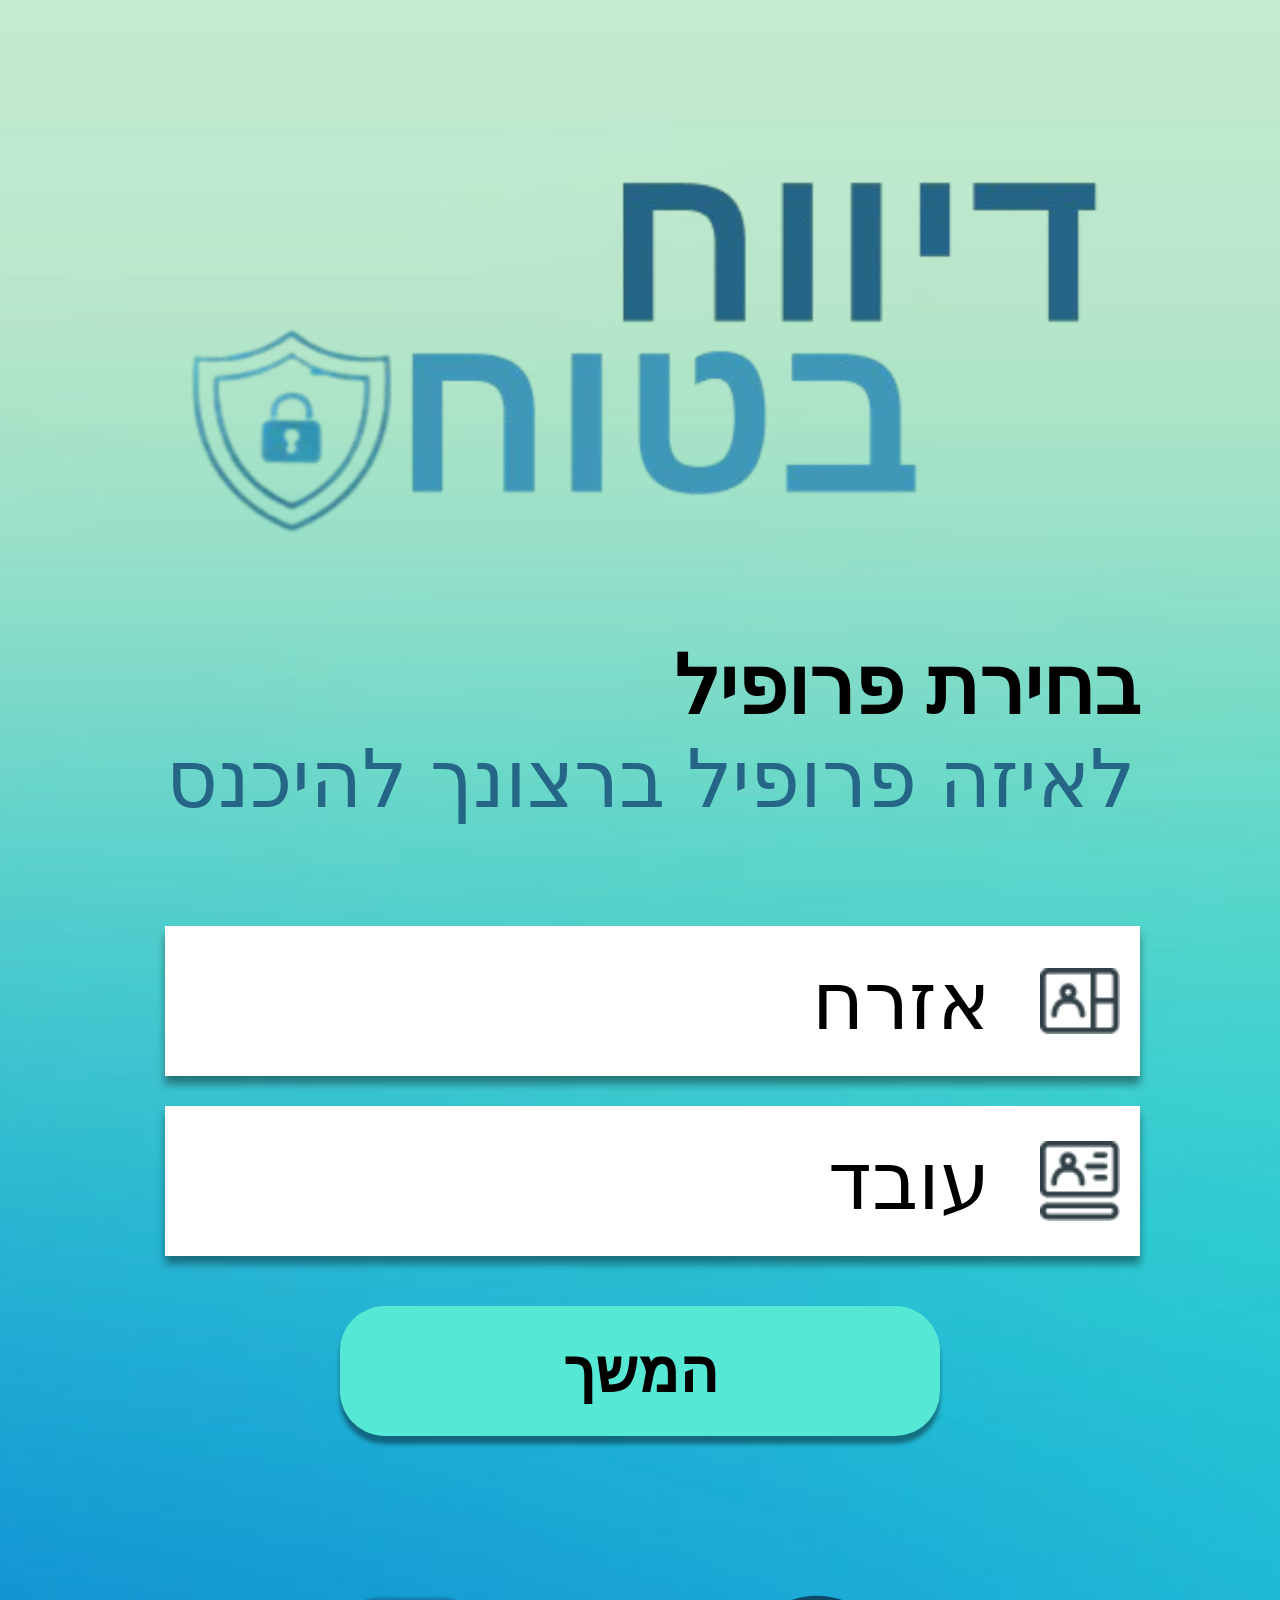
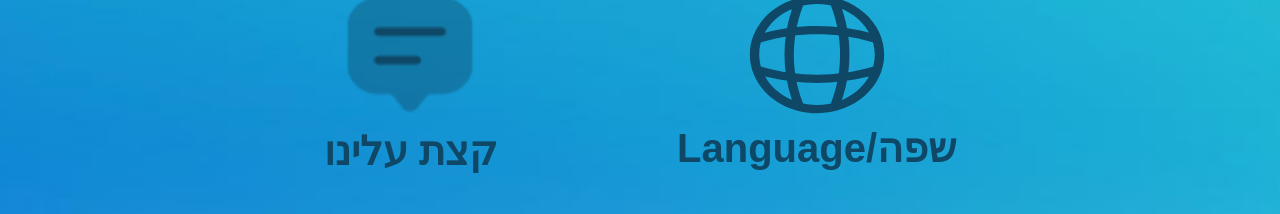
<file: index.html>
<!DOCTYPE html>
<html lang="en">
<head>
    <meta charset="UTF-8" />
    <meta name="viewport" content="width=device-width, initial-scale=1.0" />
    <title>דיווח בטוח</title>
    <link rel="stylesheet" href="styles/style.css" />
    <link rel="stylesheet" href="styles/index.css" />
    <link href="https://fonts.googleapis.com/css2?family=Inter&display=swap" rel="stylesheet"/>
    <link href="https://fonts.googleapis.com/css2?family=PlusJakartaSans&display=swap" rel="stylesheet"/>
    <link rel="icon" href="/images/favicon.png" type="image/x-icon">
</head>
<body class="Wrapper">
  <header class="none-header">
  </header>
  <main>
    <section class="logo"></section>
    <section class="index-page-text">
      <h1>בחירת פרופיל</h1>
      <h2>לאיזה פרופיל ברצונך להיכנס</h2>
    </section>
    <section class="userBlock" data-profile="citizen">
      <img src="images/Citizen.png" alt="Citizen">
      <h3>אזרח</h3>
      <img src="images/check_icon.svg" alt="נבחר" class="check-icon hidden">
    </section>
    <section class="userBlock" data-profile="employee">
      <img src="images/Employee.png" alt="Employee">
      <h3>עובד</h3>
      <img src="images/check_icon.svg" alt="נבחר" class="check-icon hidden">
    </section>
    <section class="space"></section>
    <section class="selection">
      <button class="continue-button">המשך</button>
    </section>
  </main>
  <footer>
    <section class="icon">
      <img src="images/Message_icon.svg" alt="Message_text">
      <h3>קצת עלינו</h3>
    </section>
    <section class="icon">
      <img src="images/Language_icon.svg" alt="Language_icon">
      <h3>Language/שפה</h3>
    </section>
  </footer>
  <script src="js/script.js"></script>
</body>
</html>
</file>
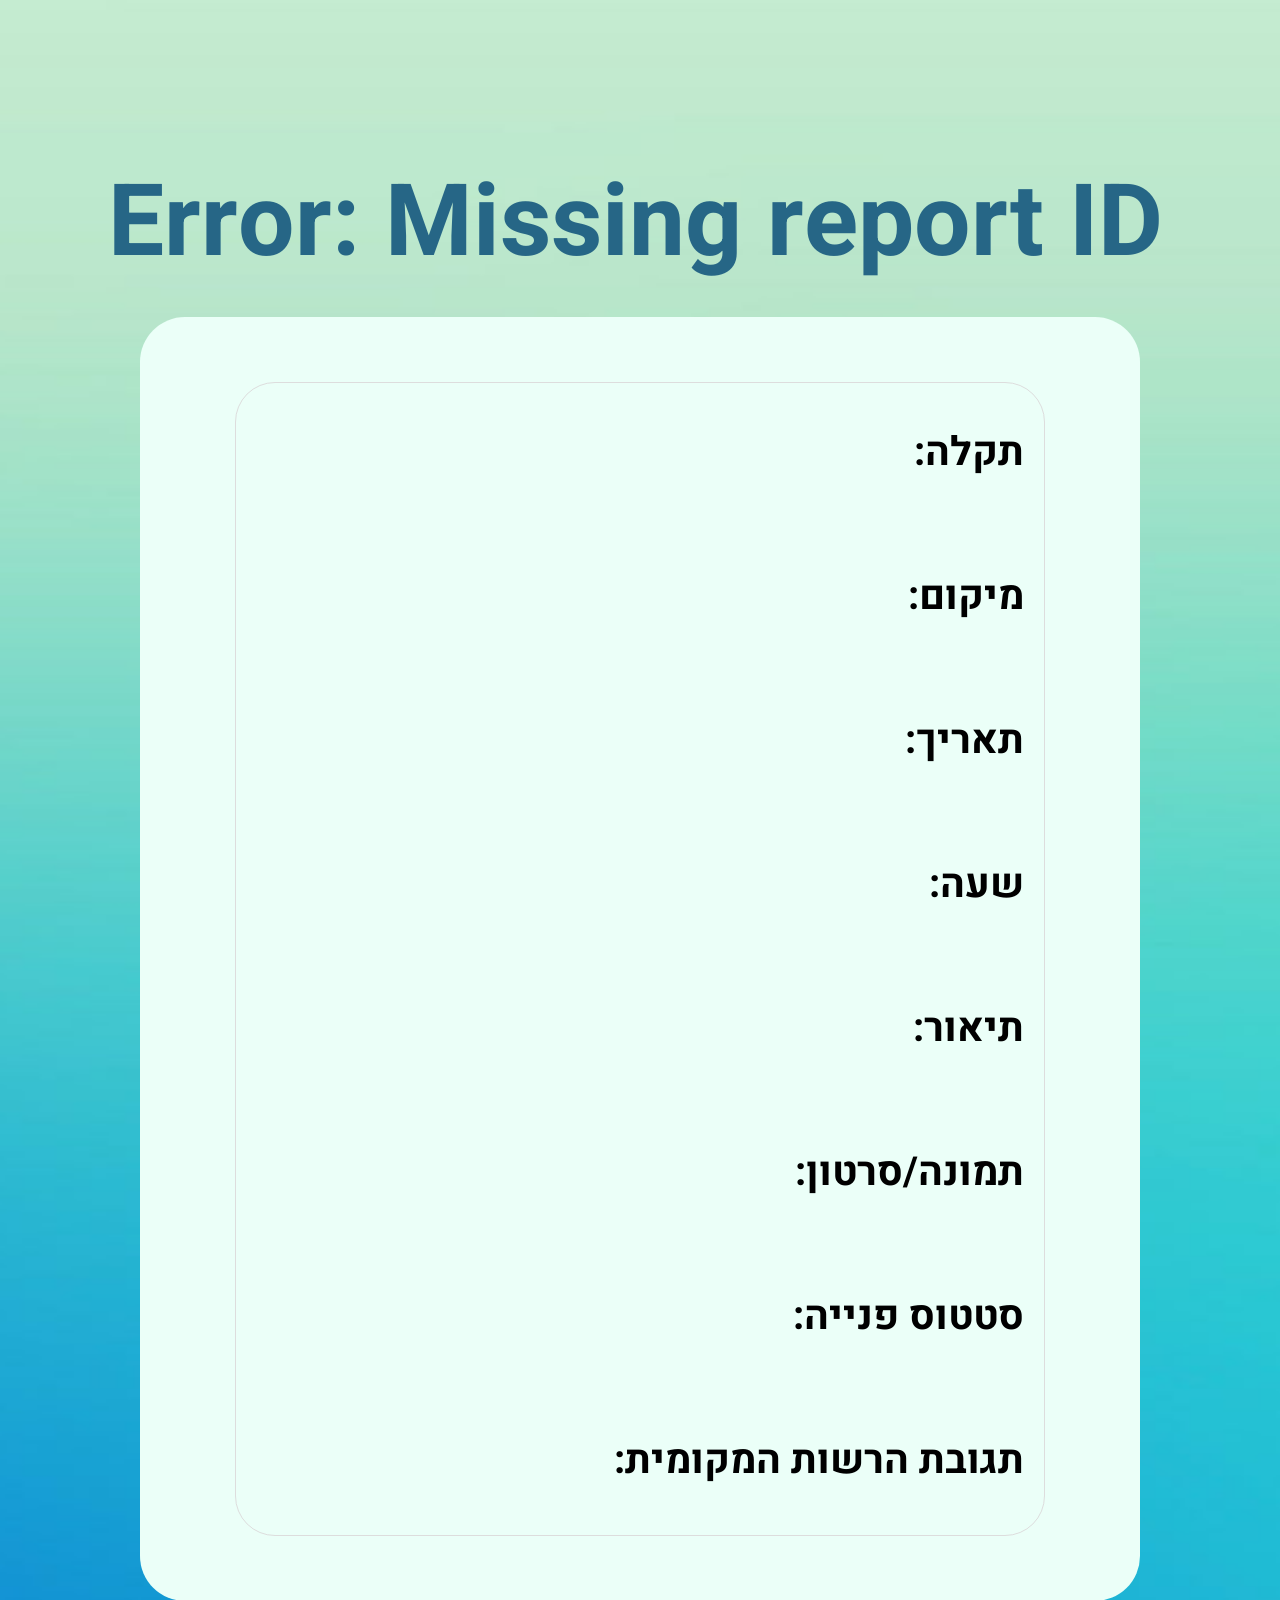
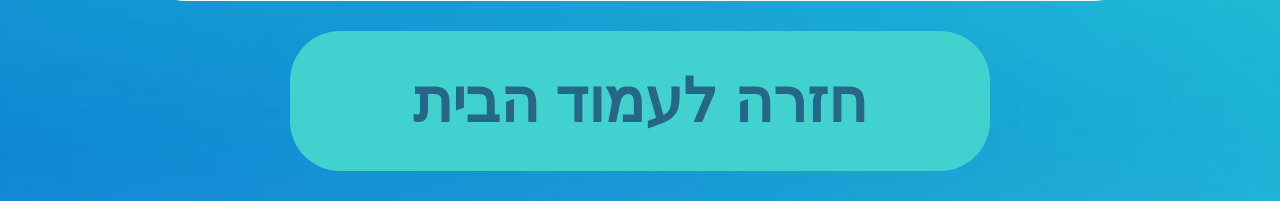
<file: html/finalReportPage.html>
<!DOCTYPE html>
<html lang="he" dir="rtl">
<head>
    <meta charset="UTF-8">
    <meta name="viewport" content="width=device-width, initial-scale=1.0">
    <title>דיווח בטוח</title>
    <link rel="preconnect" href="https://fonts.googleapis.com">
    <link rel="preconnect" href="https://fonts.gstatic.com" crossorigin>
    <link href="https://fonts.googleapis.com/css2?family=Heebo:wght@400;700&display=swap" rel="stylesheet">
    <link rel="stylesheet" href="../styles/style.css">
    <link rel="stylesheet" href="../styles/myReportPage.css">
    <link rel="stylesheet" href="../styles/reportRecivedPage.css">
    <link rel="icon" href="/images/favicon.png" type="image/x-icon">
</head>
<body class="Wrapper">
    <header class="reports-title">
        <h1>דיווח  #<span id="reportNumberDisplay"></span></h1>
    </header>
    <main>
        <section class="reports-filters-container">
            <section class="gray-frame">
                <section class="detail-item">
                    <h3>תקלה:</h3>
                    <span id="displayFaultType"></span>
                </section>     
                <section class="detail-item">
                    <h3>מיקום:</h3>
                    <span id="displayLocation"></span> 
                </section>
                <section class="detail-item">
                    <h3>תאריך:</h3>
                    <span id="displayDate"></span> 
                </section>
                <section class="detail-item">
                    <h3>שעה:</h3>
                    <span id="displayTime"></span> 
                </section>
                <section class="detail-item">
                    <h3>תיאור:</h3>
                    <span id="displayDescription"></span> 
                </section>
                <section class="detail-item">
                    <h3>תמונה/סרטון:</h3>
                    <div id="mediaContainer"></div> </section>
                <section class="detail-item">
                    <h3>סטטוס פנייה:</h3>
                    <span id="displayStatus"></span>
                </section>
                <section class="detail-item">
                    <h3>תגובת הרשות המקומית:</h3>
                    <span id="displayMunicipalityResponse"></span> </section>   
            </section>
        </section>
    </main>   
    <footer class="thank-you-footer">
        <button id="backToHomeButton">חזרה לעמוד הבית</button> 
    </footer> 
    <script src="../js/finalReportPage.js"></script> </body>
</html>
</file>
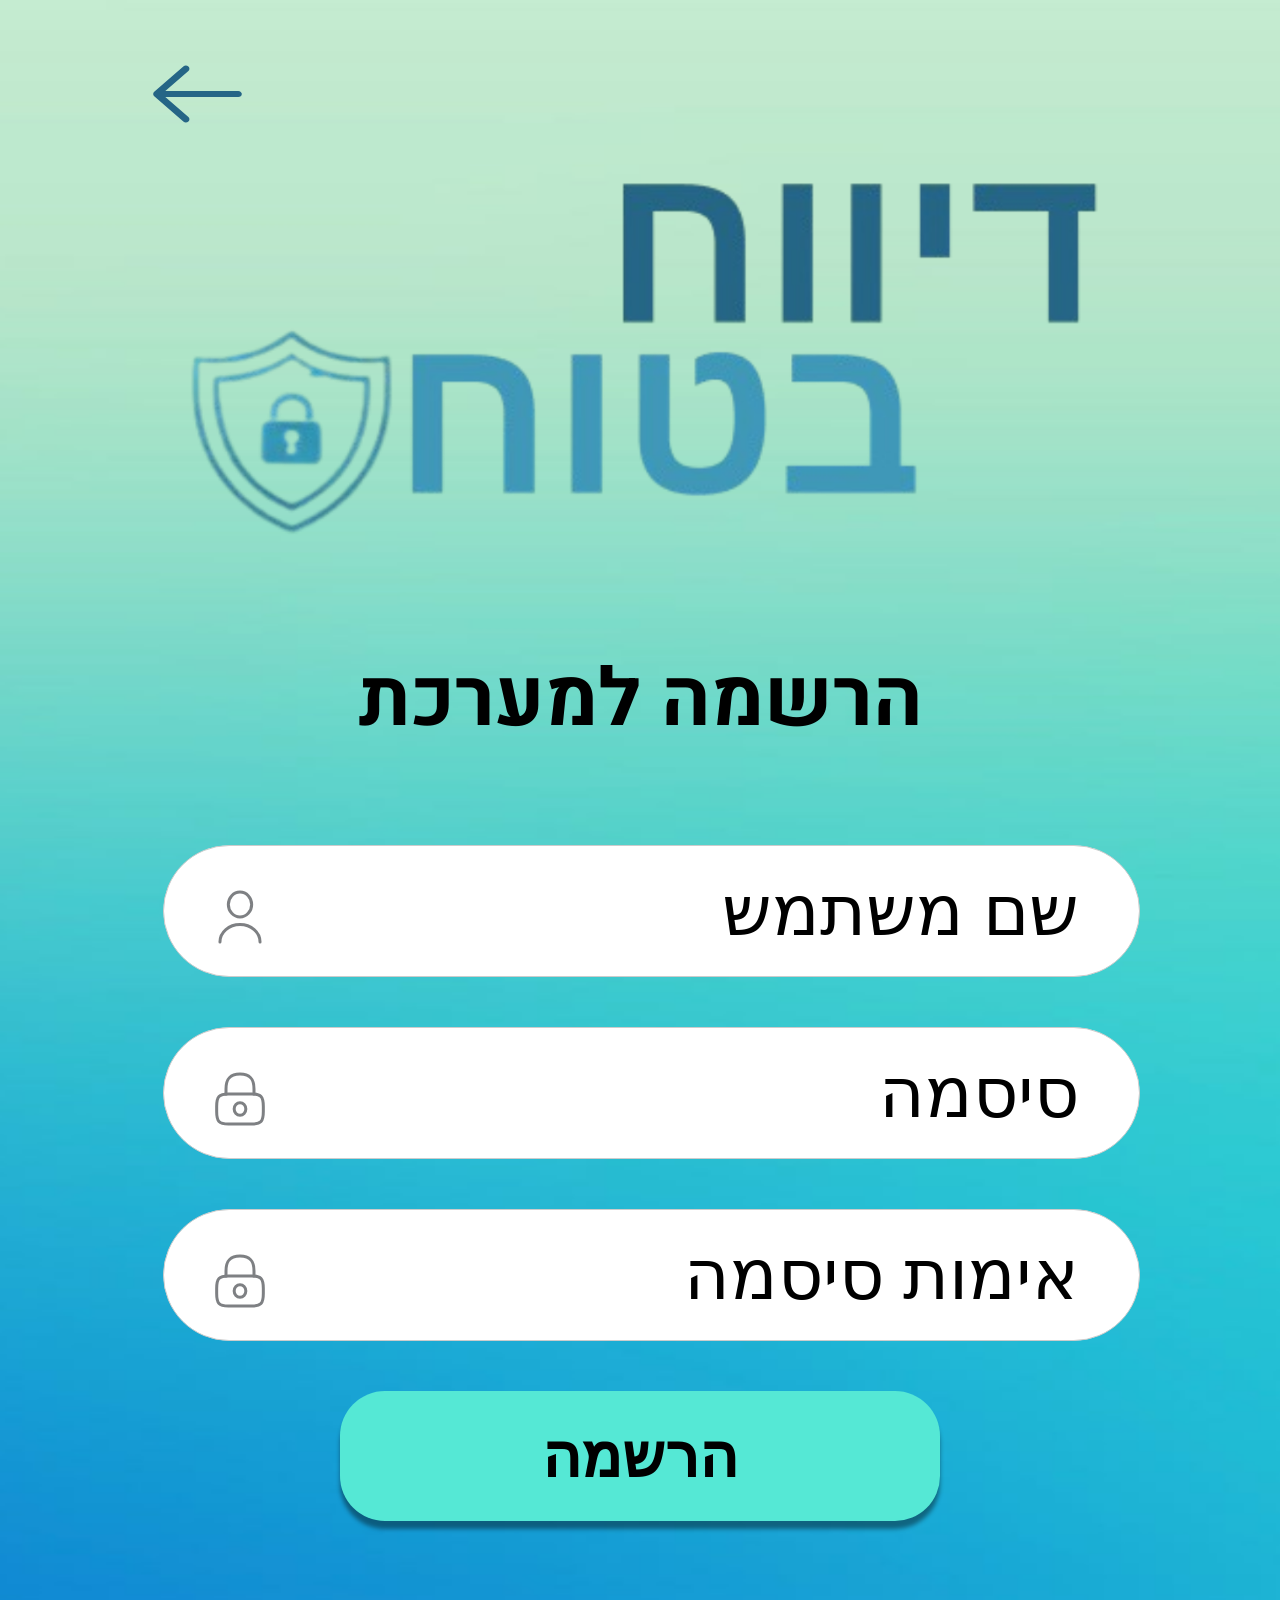
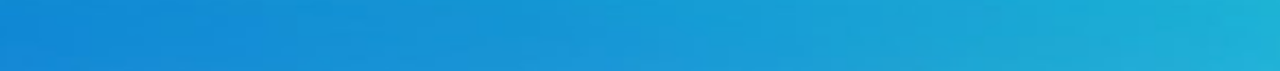
<file: html/firstLoginPage.html>
<!DOCTYPE html>
<html lang="he"> 
<head>
    <meta charset="UTF-8" />
    <meta name="viewport" content="width=device-width, initial-scale=1.0" />
    <title>דיווח בטוח</title>
    <link rel="preconnect" href="https://fonts.googleapis.com">
    <link rel="preconnect" href="https://fonts.gstatic.com" crossorigin>
    <link href="https://fonts.googleapis.com/css2?family=Heebo:wght@400;700&display=swap" rel="stylesheet">
    <link rel="stylesheet" href="../styles/style.css" />
    <link rel="stylesheet" href="../styles/index.css" />
    <link rel="stylesheet" href="../styles/loginPage.css" />
    <link rel="icon" href="/images/favicon.png" type="image/x-icon">
</head>
<body class="Wrapper">
    <header class="button">
        <a id="backButton"><img class="back-arrow" src="../images/arrow_left.svg" alt="חזור"></a>
    </header>
    <main>
        <section class="logo-login">
        </section>
        <form class="first-login-form">
            <h2>הרשמה למערכת</h2>
            <section class="input-with-icon">
                <img class="input-icon" src="../images/User-icon.svg" alt="שם משתמש">
                <input type="text" id="newUsername" name="newUsername" placeholder="שם משתמש" required>
            </section>
            <section class="input-with-icon password-section">
                <img class="input-icon" src="../images/Lock_icon.svg" id="lockIconNew">
                <input type="password" id="newPassword" name="newPassword" placeholder="סיסמה" required>
                <img class="toggle-visibility" id="toggleNewPassword" src="../images/eye_closed.png" alt="הצג סיסמה">
            </section>
            <section class="input-with-icon password-section">
                <img class="input-icon" src="../images/Lock_icon.svg" id="lockIconConfirm">
                <input type="password" id="confirmPassword" name="confirmPassword" placeholder="אימות סיסמה" required>
                <img class="toggle-visibility" id="toggleConfirmPassword" src="../images/eye_closed.png" alt="הצג סיסמה">
            </section>
            <section class="input-with-icon employee-code-section hidden">
                <img class="input-icon" src="../images/key_icon.svg" alt="קוד עובד"> <input type="text" id="employeeAuthCode" name="employeeAuthCode" placeholder="קוד אימות עובד" >
            </section>
            <section class="selection">
                <button type="submit">הרשמה</button> 
            </section>
        </form>
    </main>
    <footer>
    </footer>
    <script src="../js/firstLoginPage.js"></script> 
</body>
</html>
</file>
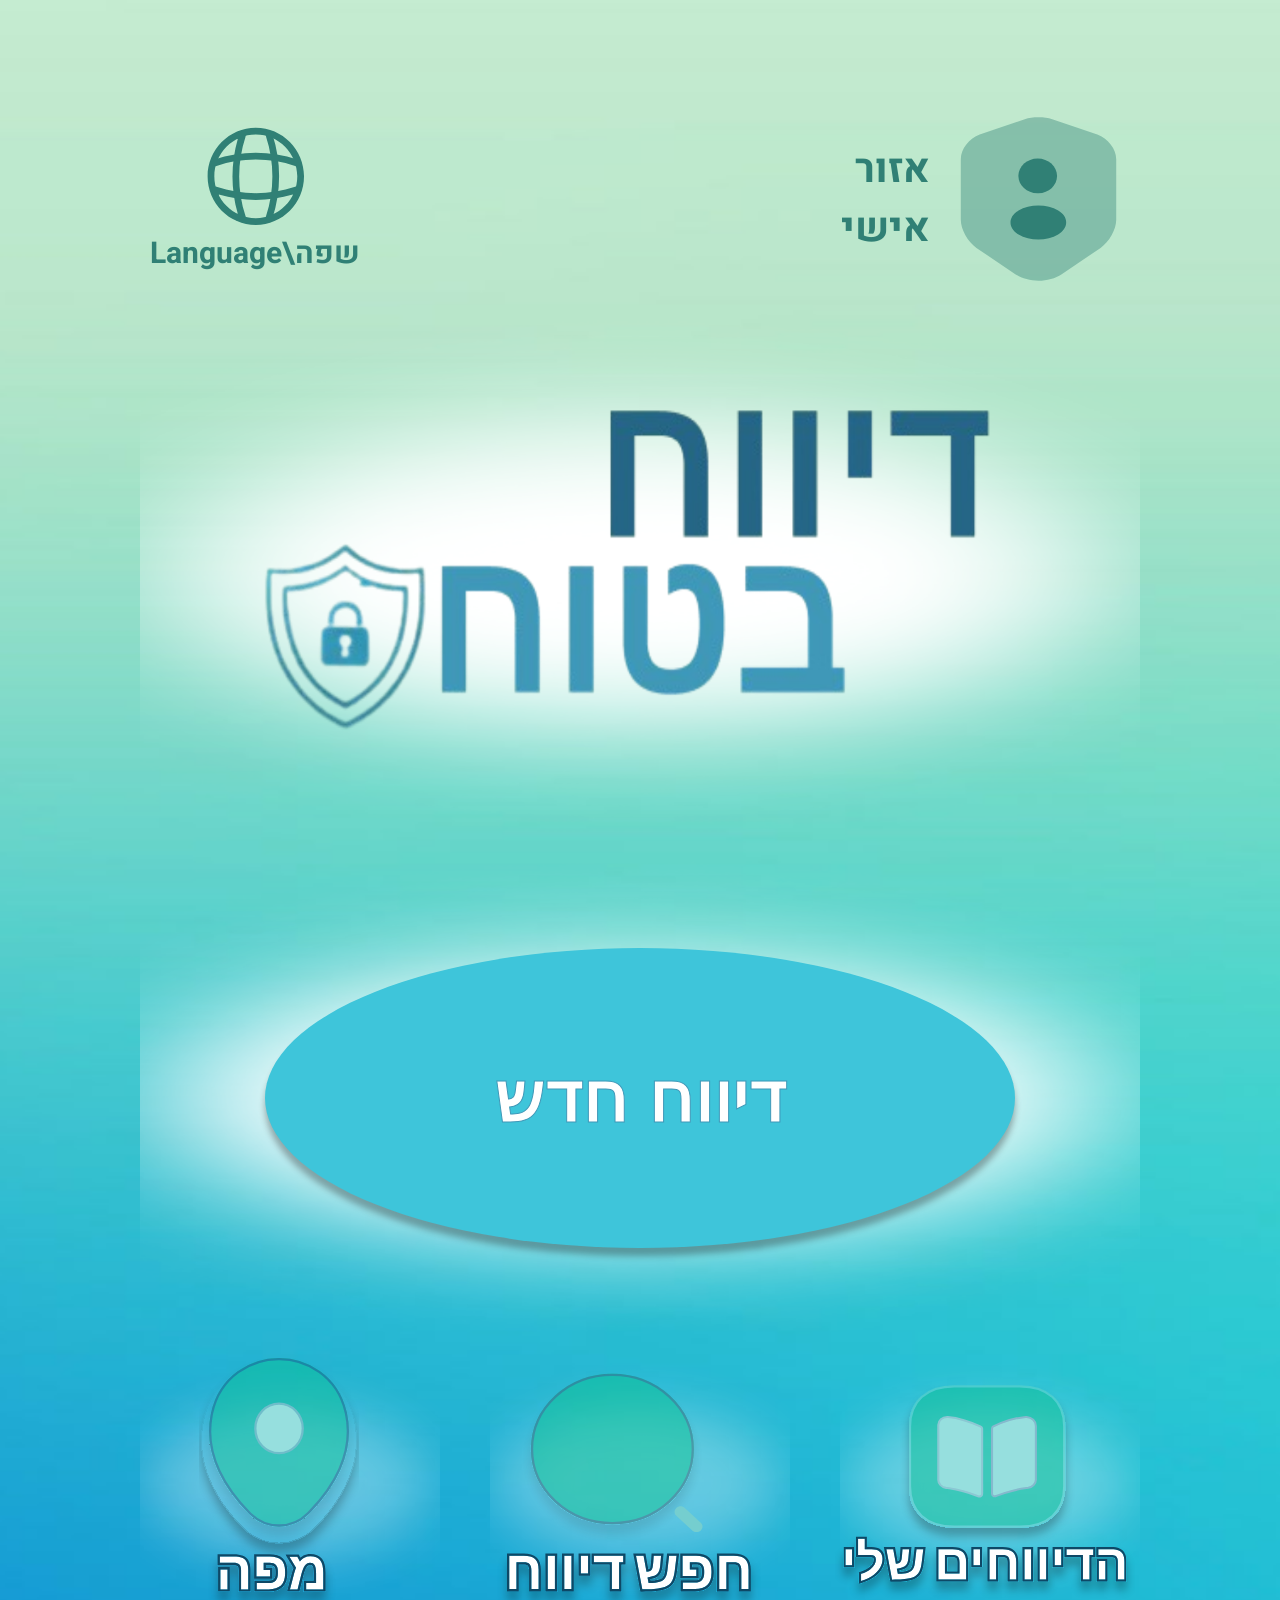
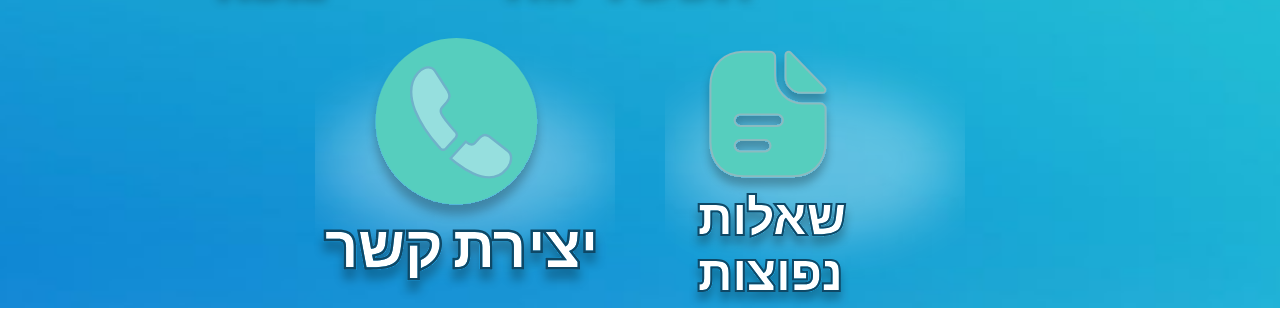
<file: html/homePageCitizen.html>
<!DOCTYPE html>
<html lang="en">
<head>
  <meta charset="UTF-8" />
  <meta name="viewport" content="width=device-width, initial-scale=1.0" />
  <title>דיווח בטוח</title>
  <link rel="preconnect" href="https://fonts.googleapis.com">
  <link rel="preconnect" href="https://fonts.gstatic.com" crossorigin>
  <link href="https://fonts.googleapis.com/css2?family=Heebo:wght@400;700&display=swap" rel="stylesheet">
  <link rel="stylesheet" href="../styles/style.css" />
  <link rel="stylesheet" href="../styles/homePage.css" />
  <link rel="icon" href="/images/favicon.png" type="image/x-icon">
</head>
<body class="Wrapper">
  <header>
      <a class="language-link" href="#">
        <img src="../images/language-icon-green.svg" alt="language-icon" >
        <p> Language\שפה </p>
      </a>
      <a class="profile-link" id="profileButton" href="#">
        <p>אזור אישי</p>
        <img src="../images/security-user.svg" alt="פרופיל">
      </a>
  </header>
  <main>
    <section class="image-with-background">
      <img class="logo-back-elipse" src="../images/Ellipse-background.png" alt="">
      <img class="front-logo" src="../images/Backgroung_logo.png" alt="logo">
    </section>
    <section class="image-with-background">
        <img class="button-background" src="../images/Ellipse-background.png" alt="">
        <button class="button-on-background" id="newReportButton">דיווח חדש</button>
    </section>
    <section class="icons-container">
      <section class="icon-with-background">
        <img class="icon-background" src="../images/Ellipse-background.png" alt="">
        <a class="icon-on-background" href="mapPage.html">
          <img src="../images/location_icon.svg" alt="location_icon">
        </a>
      </section>
      <section class="icon-with-background">
        <img class="icon-background" src="../images/Ellipse-background.png" alt="">
        <a class="icon-on-background" href="#">
          <img src="../images/Search_icon.svg" alt="Search_icon">
        </a>  
      </section>
      <section class="icon-with-background">
        <img class="icon-background" src="../images/Ellipse-background.png" alt="">
        <a class="icon-on-background"  id="myReportsButton" href="#">
          <img src="../images/Book_icon.svg" alt="Book_icon">
        </a>  
      </section>
      <section class="icon-with-background">
        <img class="icon-background" src="../images/Ellipse-background.png" alt="">
        <a class="icon-on-background" href="#">
          <img src="../images/call_icon.svg" alt="call_icon">
        </a>  
      </section>
      <section class="icon-with-background">
        <img class="icon-background" src="../images/Ellipse-background.png" alt="">
        <a class="icon-on-background" href="#">
          <img src="../images/Paper_icon.svg" alt="Paper_icon">
        </a>  
      </section>
    </section>
  </main>
  <script src="../js/homePageCitizen.js"></script>
</body>
</html>
</file>
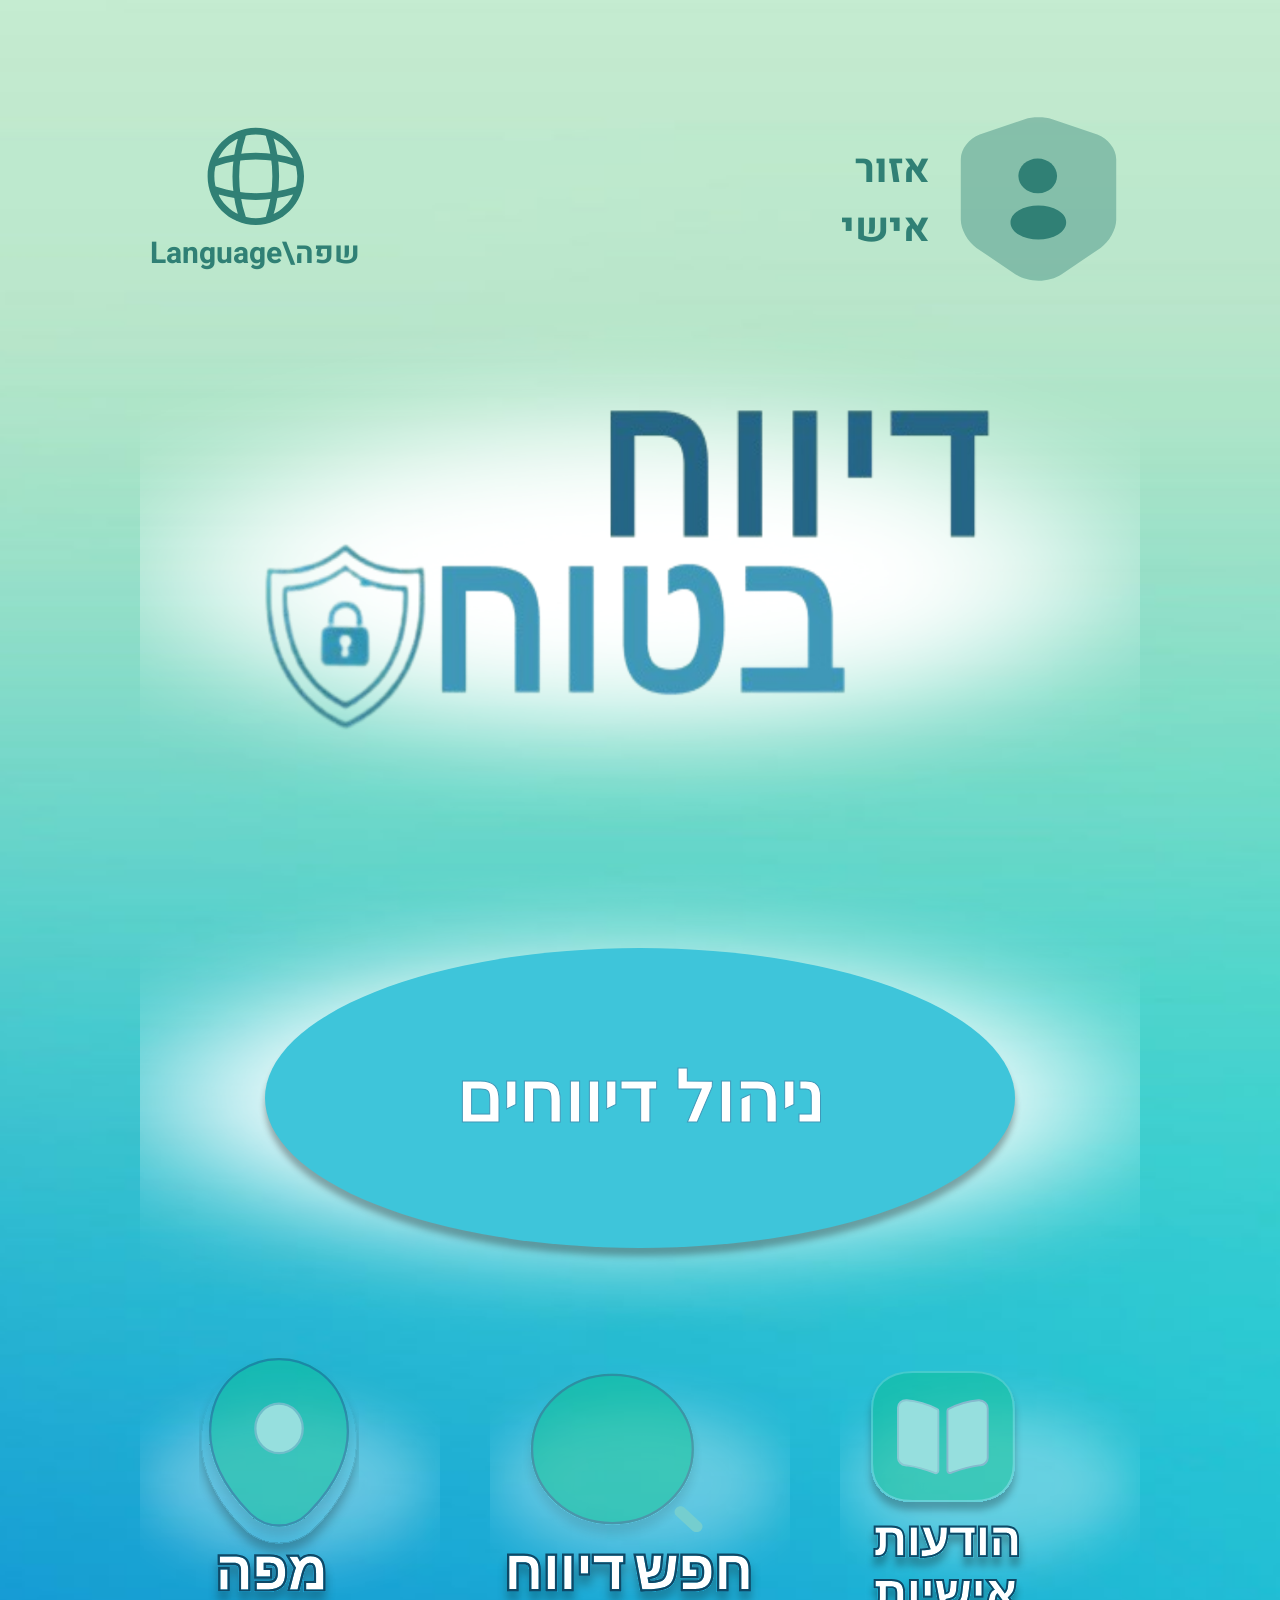
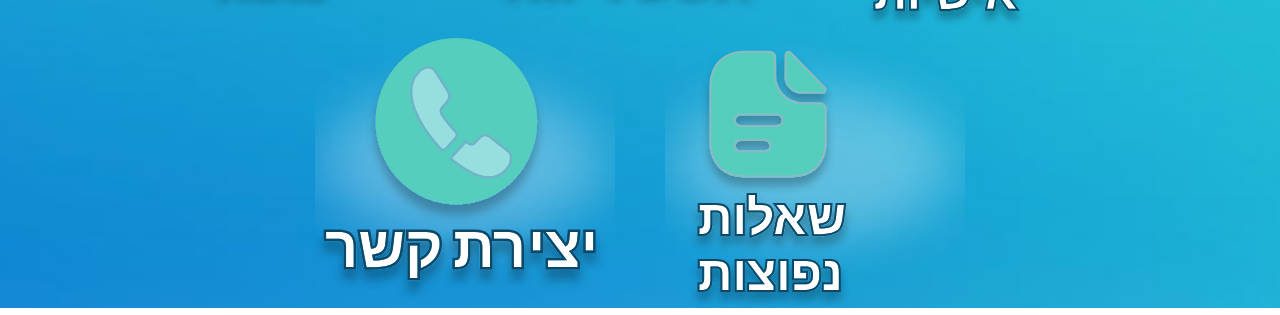
<file: html/homePageEmployee.html>
<!DOCTYPE html>
<html lang="en">
<head>
  <meta charset="UTF-8" />
  <meta name="viewport" content="width=device-width, initial-scale=1.0" />
  <title>דיווח בטוח</title>
  <link rel="preconnect" href="https://fonts.googleapis.com">
  <link rel="preconnect" href="https://fonts.gstatic.com" crossorigin>
  <link href="https://fonts.googleapis.com/css2?family=Heebo:wght@400;700&display=swap" rel="stylesheet">
  <link rel="stylesheet" href="../styles/style.css" />
  <link rel="stylesheet" href="../styles/homePage.css" />
  <link rel="icon" href="/images/favicon.png" type="image/x-icon">
</head>
<body class="Wrapper">
  <header>
      <a class="language-link" href="#">
        <img src="../images/language-icon-green.svg" alt="language-icon" >
        <p> Language\שפה </p>
      </a>
      <a class="profile-link"  id="profileButton" href="#">
        <p>אזור אישי</p>
        <img src="../images/security-user.svg" alt="פרופיל">
      </a>
  </header>
  <main>
    <section class="image-with-background">
      <img class="logo-back-elipse" src="../images/Ellipse-background.png" alt="">
      <img class="front-logo" src="../images/Backgroung_logo.png" alt="logo">
    </section>
    <section class="image-with-background">
        <img class="button-background" src="../images/Ellipse-background.png" alt="">
        <button class="button-on-background" id="reportsViewButton">ניהול דיווחים</button>
    </section>
    <section class="icons-container">
      <section class="icon-with-background">
        <img class="icon-background" src="../images/Ellipse-background.png" alt="">
        <a class="icon-on-background" href="mapPage.html">
          <img src="../images/location_icon.svg" alt="map">
        </a>  
      </section>
      <section class="icon-with-background">
        <img class="icon-background" src="../images/Ellipse-background.png" alt="">
        <a class="icon-on-background" href="#">
          <img src="../images/Search_icon.svg" alt="map">
        </a>  
      </section>
      <section class="icon-with-background">
        <img class="icon-background" src="../images/Ellipse-background.png" alt="">
        <a class="icon-on-background" href="#">
          <img src="../images/Reports_icon.svg" alt="map">
        </a>  
      </section>
      <section class="icon-with-background">
        <img class="icon-background" src="../images/Ellipse-background.png" alt="">
        <a class="icon-on-background" href="#">
          <img src="../images/call_icon.svg" alt="map">
        </a>  
      </section>
      <section class="icon-with-background">
        <img class="icon-background" src="../images/Ellipse-background.png" alt="">
        <a class="icon-on-background" href="#">
          <img src="../images/Paper_icon.svg" alt="map">
        </a>  
      </section>
    </section>
  </main>
  <script src="../js/homePageEmployee.js"></script>
</body>
</html>
</file>
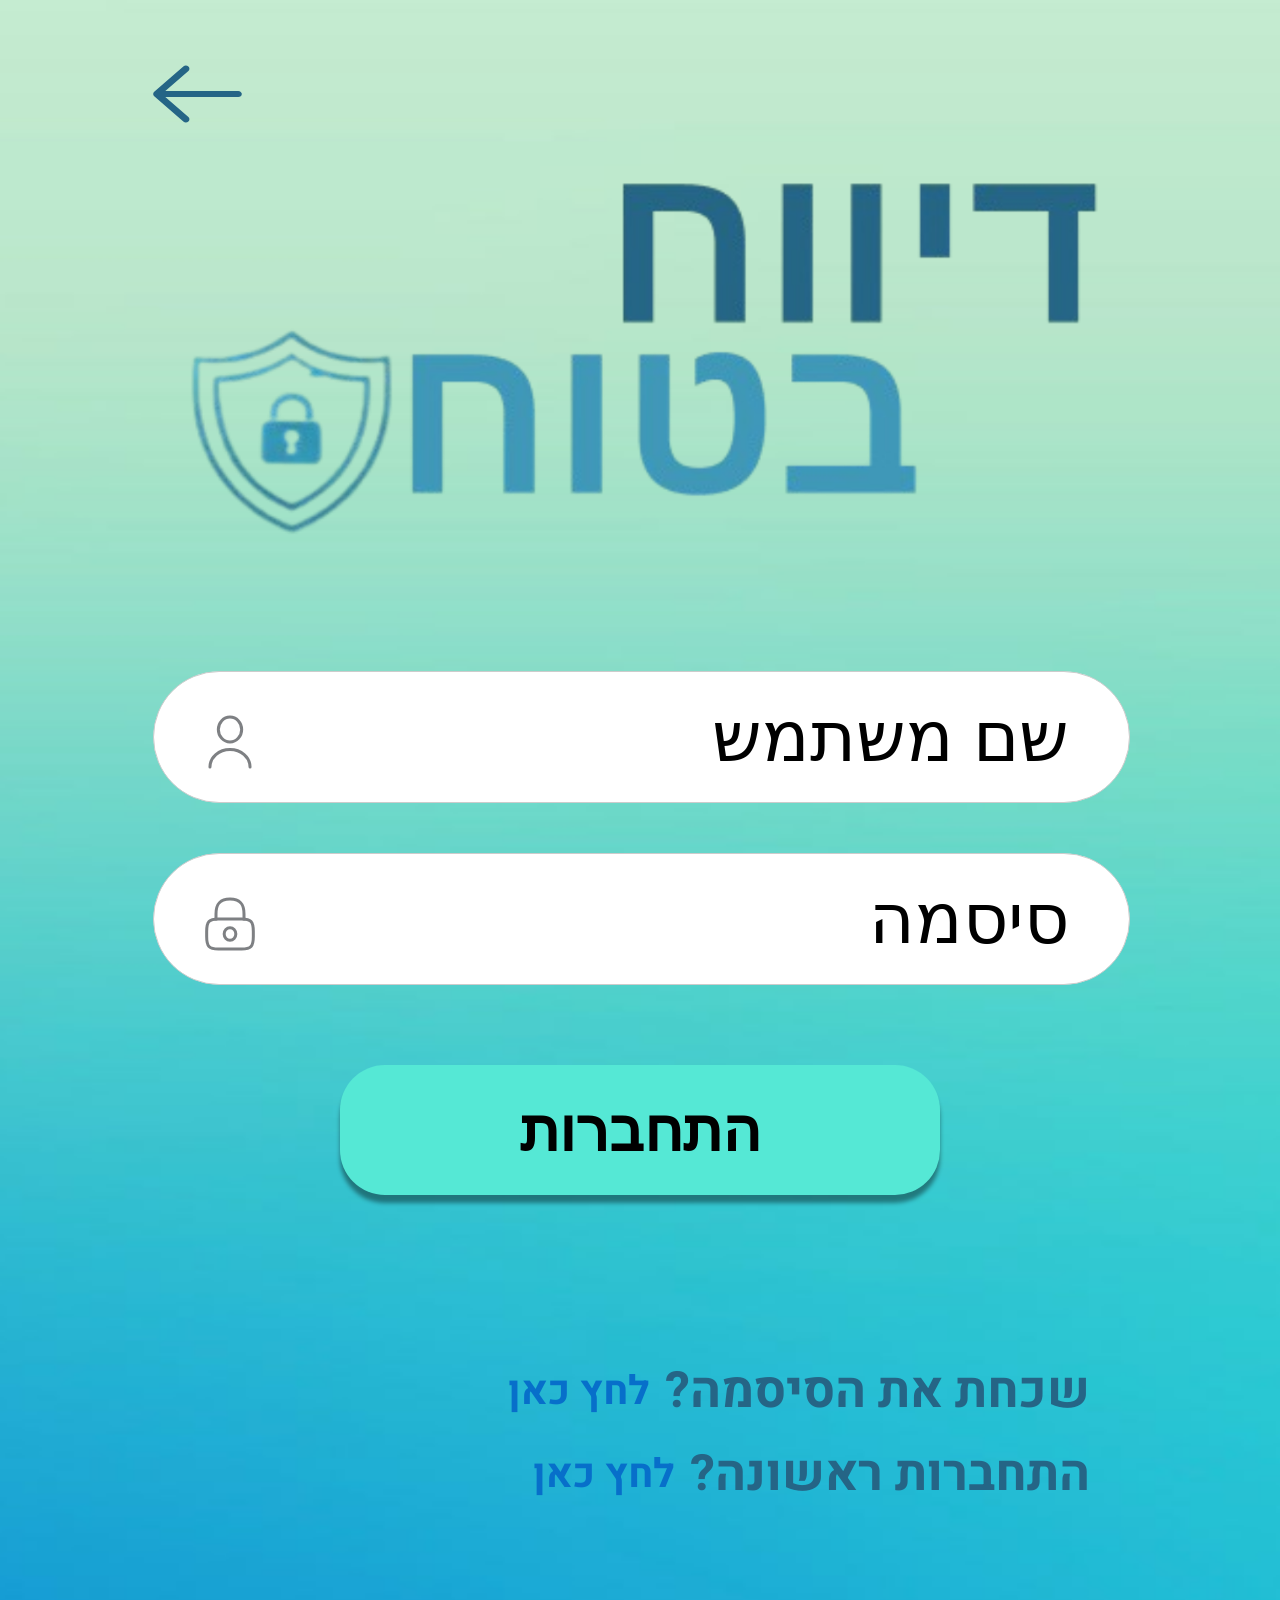
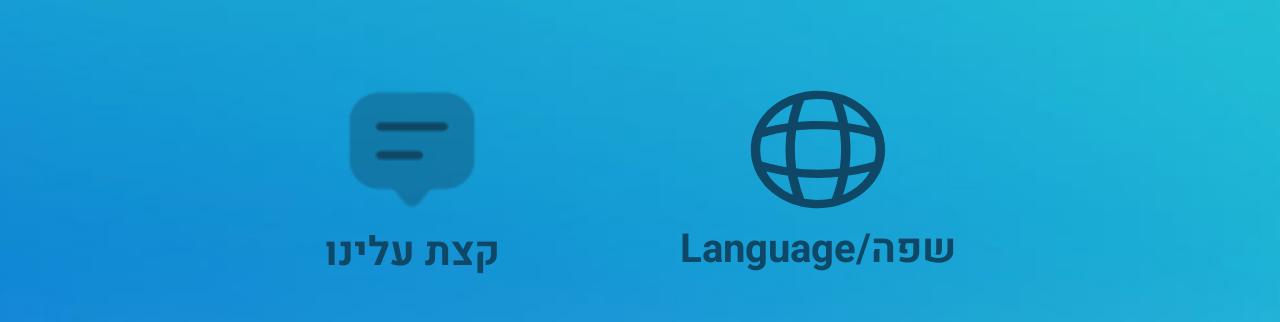
<file: html/loginPage.html>
<!DOCTYPE html>
<html lang="en">
<head>
  <meta charset="UTF-8" />
  <meta name="viewport" content="width=device-width, initial-scale=1.0" />
  <title>דיווח בטוח</title>
  <link rel="preconnect" href="https://fonts.googleapis.com">
  <link rel="preconnect" href="https://fonts.gstatic.com" crossorigin>
  <link href="https://fonts.googleapis.com/css2?family=Heebo:wght@400;700&display=swap" rel="stylesheet">
  <link rel="stylesheet" href="../styles/style.css" />
  <link rel="stylesheet" href="../styles/index.css" />
  <link rel="stylesheet" href="../styles/loginPage.css" />
  <link rel="icon" href="/images/favicon.png" type="image/x-icon">
</head>
<body class="Wrapper">
  <header class="button">
    <a id="backButton"><img class="back-arrow" src="../images/arrow_left.svg" alt="חזור"></a>
  </header>
  <main>
    <section class="logo-login"> 
    </section>
    <form class="login-form">
        <section class="input-with-icon">
            <img class="input-icon" src="../images/User-icon.svg">
            <input type="text" id="username" name="username" placeholder="שם משתמש" required>
        </section>
        <section class="input-with-icon password-section">
          <img class="input-icon" src="../images/Lock_icon.svg" id="lockIcon">
          <input type="password" id="password" name="password" placeholder="סיסמה" required>
          <img class="toggle-visibility" id="togglePassword" src="../images/eye_closed.png" alt="הצג סיסמה">
        </section>
        <section class="selection">
          <button type="submit">התחברות</button> 
        </section>
    </form>
    <section class="helpers-block">
      <section class="helper">
        <h2>שכחת את הסיסמה? </h2>
        <a>לחץ כאן</a>
      </section>
      <section class="helper">
        <h2>התחברות ראשונה?</h2>
        <a href="../html/firstLoginPage.html">לחץ כאן</a>
      </section>
    </section>
  </main>
  <footer>
    <section class="icon">
      <img src="../images/Message_icon.svg" alt="Message_text">
      <h3>קצת עלינו</h3>
    </section>
    <section class="icon">
      <img src="../images/Language_icon.svg" alt="Language_icon">
      <h3>Language/שפה</h3>
    </section>
  </footer>
  <script src="../js/loginPage.js"></script>
</body>
</html>
</file>
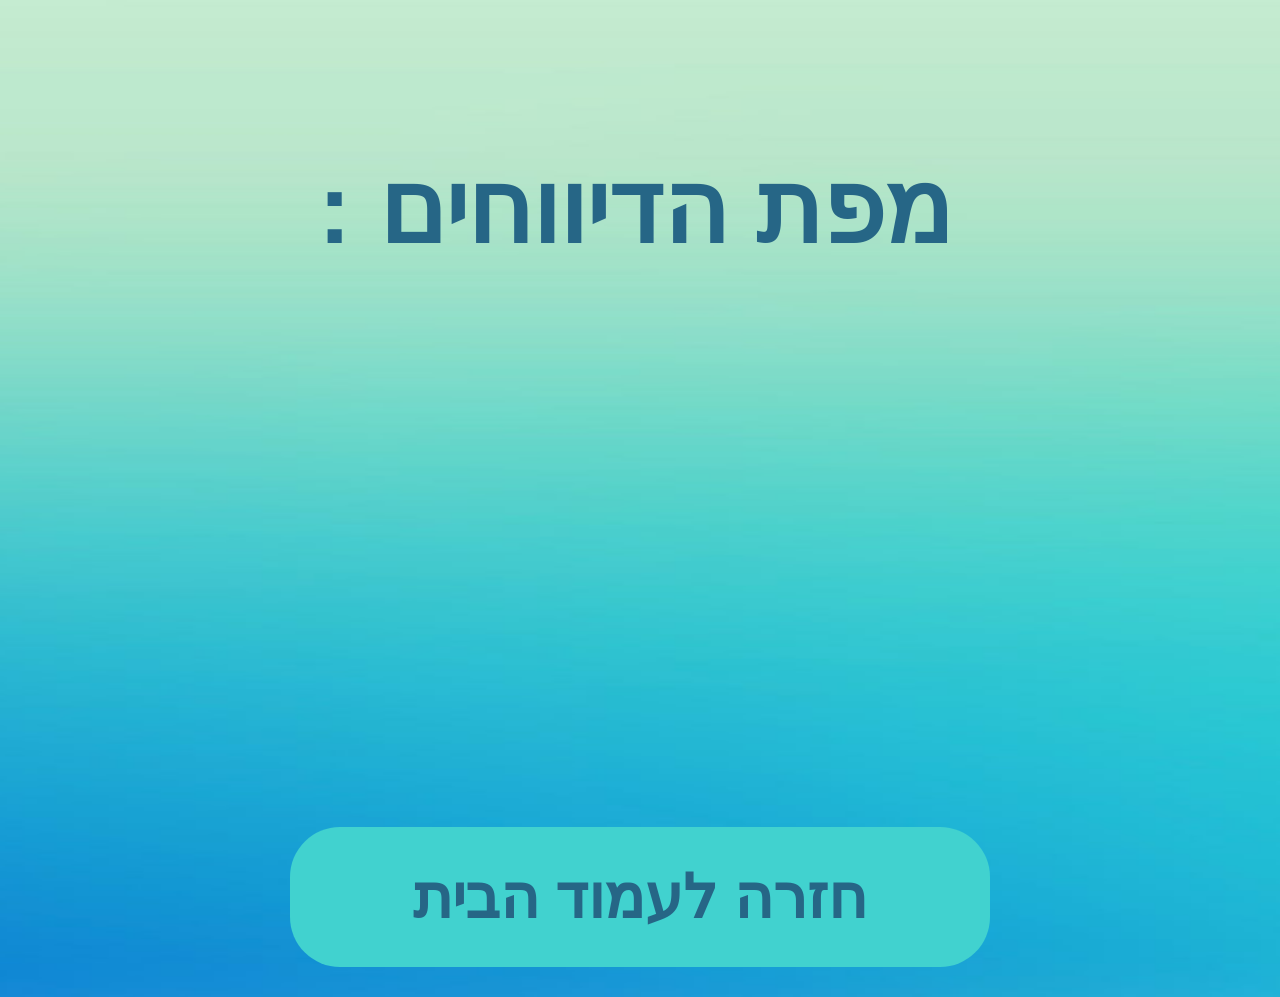
<file: html/mapPage.html>
<!DOCTYPE html>
<html>
<head>
    <title>דיווח בטוח</title>
    <meta name="viewport" content="initial-scale=1.0, user-scalable=no">
    <meta charset="utf-8">
    <link rel="stylesheet" href="../styles/style.css">
    <link rel="stylesheet" href="../styles/reportRecivedPage.css">
    <link rel="stylesheet" href="../styles/myReportPage.css">
    <link rel="icon" href="/images/favicon.png" type="image/x-icon">
</head>
<body class="Wrapper">  
    <header class="reports-title">
        <h1>מפת הדיווחים :</h1>
    </header>
    <div id="map">
    </div>
    <footer class="thank-you-footer">
        <button id="homeButton">חזרה לעמוד הבית</button> 
    </footer> 
    <script src="../js/mapPage.js"></script>
</body>
</html>
</file>
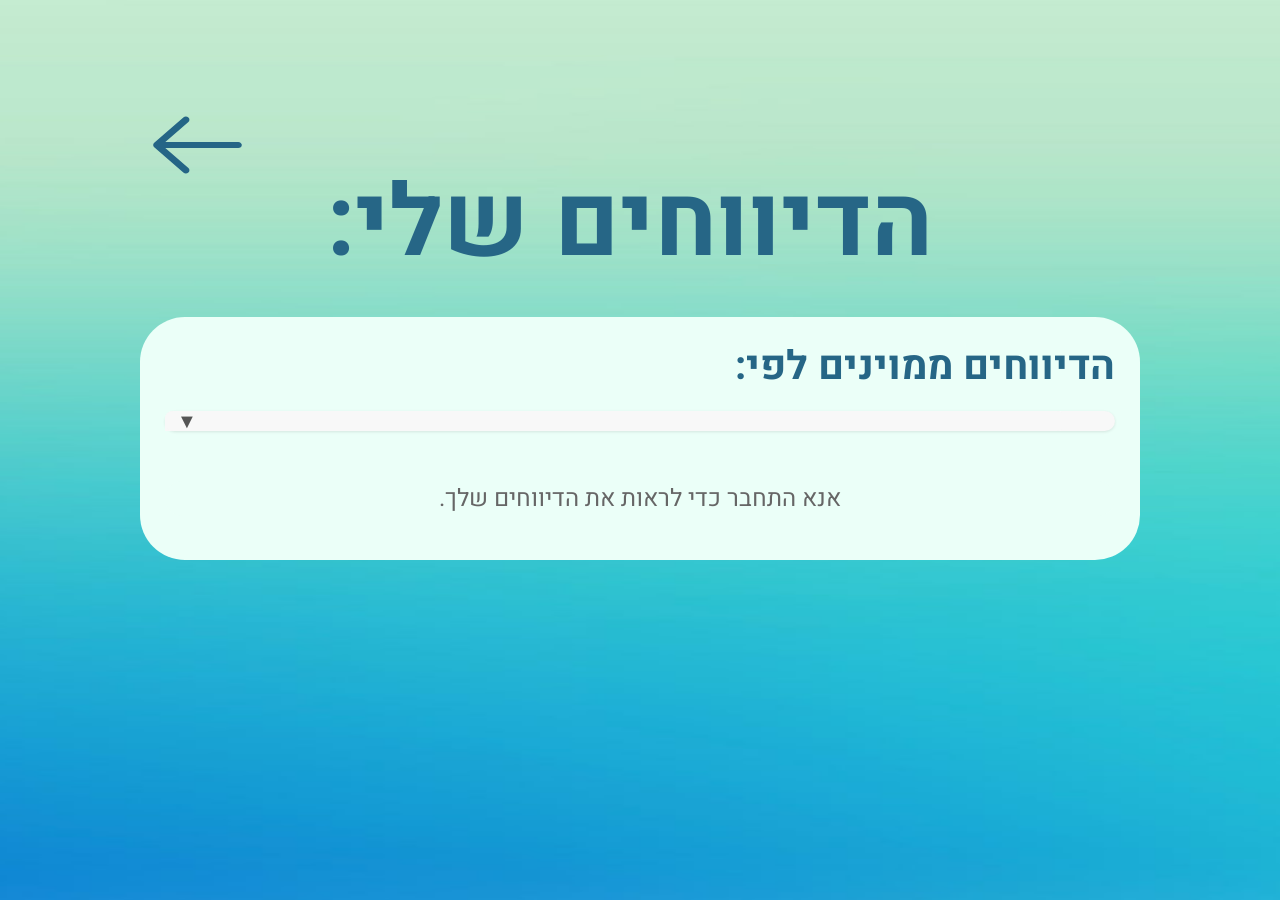
<file: html/myReportsPage.html>
<!DOCTYPE html>
<html lang="he" dir="rtl">
<head>
    <meta charset="UTF-8">
    <meta name="viewport" content="width=device-width, initial-scale=1.0">
    <title>דיווח בטוח</title>
    <link rel="preconnect" href="https://fonts.googleapis.com">
    <link rel="preconnect" href="https://fonts.gstatic.com" crossorigin>
    <link href="https://fonts.googleapis.com/css2?family=Heebo:wght@400;700&display=swap" rel="stylesheet">
    <link rel="stylesheet" href="../styles/style.css">
    <link rel="stylesheet" href="../styles/myReportPage.css">
    <link rel="icon" href="/images/favicon.png" type="image/x-icon">
</head>
<body class="Wrapper">
    <header class="reports-title">
        <a id="backButton"><img class="back-arrow" src="../images/arrow_left.svg" alt="חזור"></a>
        <h2>:הדיווחים שלי</h2>
    </header>
    <main class="reports-filters-container">
        <section class="sort-by">
            <h2 class="filters-title">הדיווחים ממוינים לפי:</h2>
            <section class="filter-dropdown-wrapper"> 
                <div id="sortReportsDropdown" class="custom-select" tabindex="0" aria-haspopup="listbox" aria-expanded="false" role="combobox">
                    <div class="selected" data-value="date-default"></div>
                    <ul class="options" role="listbox" aria-label="בחר סינון">
                    <li data-value="date-default" class="selected">תאריך (ברירת מחדל)</li>
                    <li data-value="status">סטטוס פנייה</li>
                    <li data-value="alphabetical">סדר א'-ב'</li>
                    </ul>
                </div>
            </section>
        </section>
        <section class="reports-list-container">
        </section>
    </main> 
    <script src="../js/myReportsPage.js"></script>
</body>
</html>
</file>
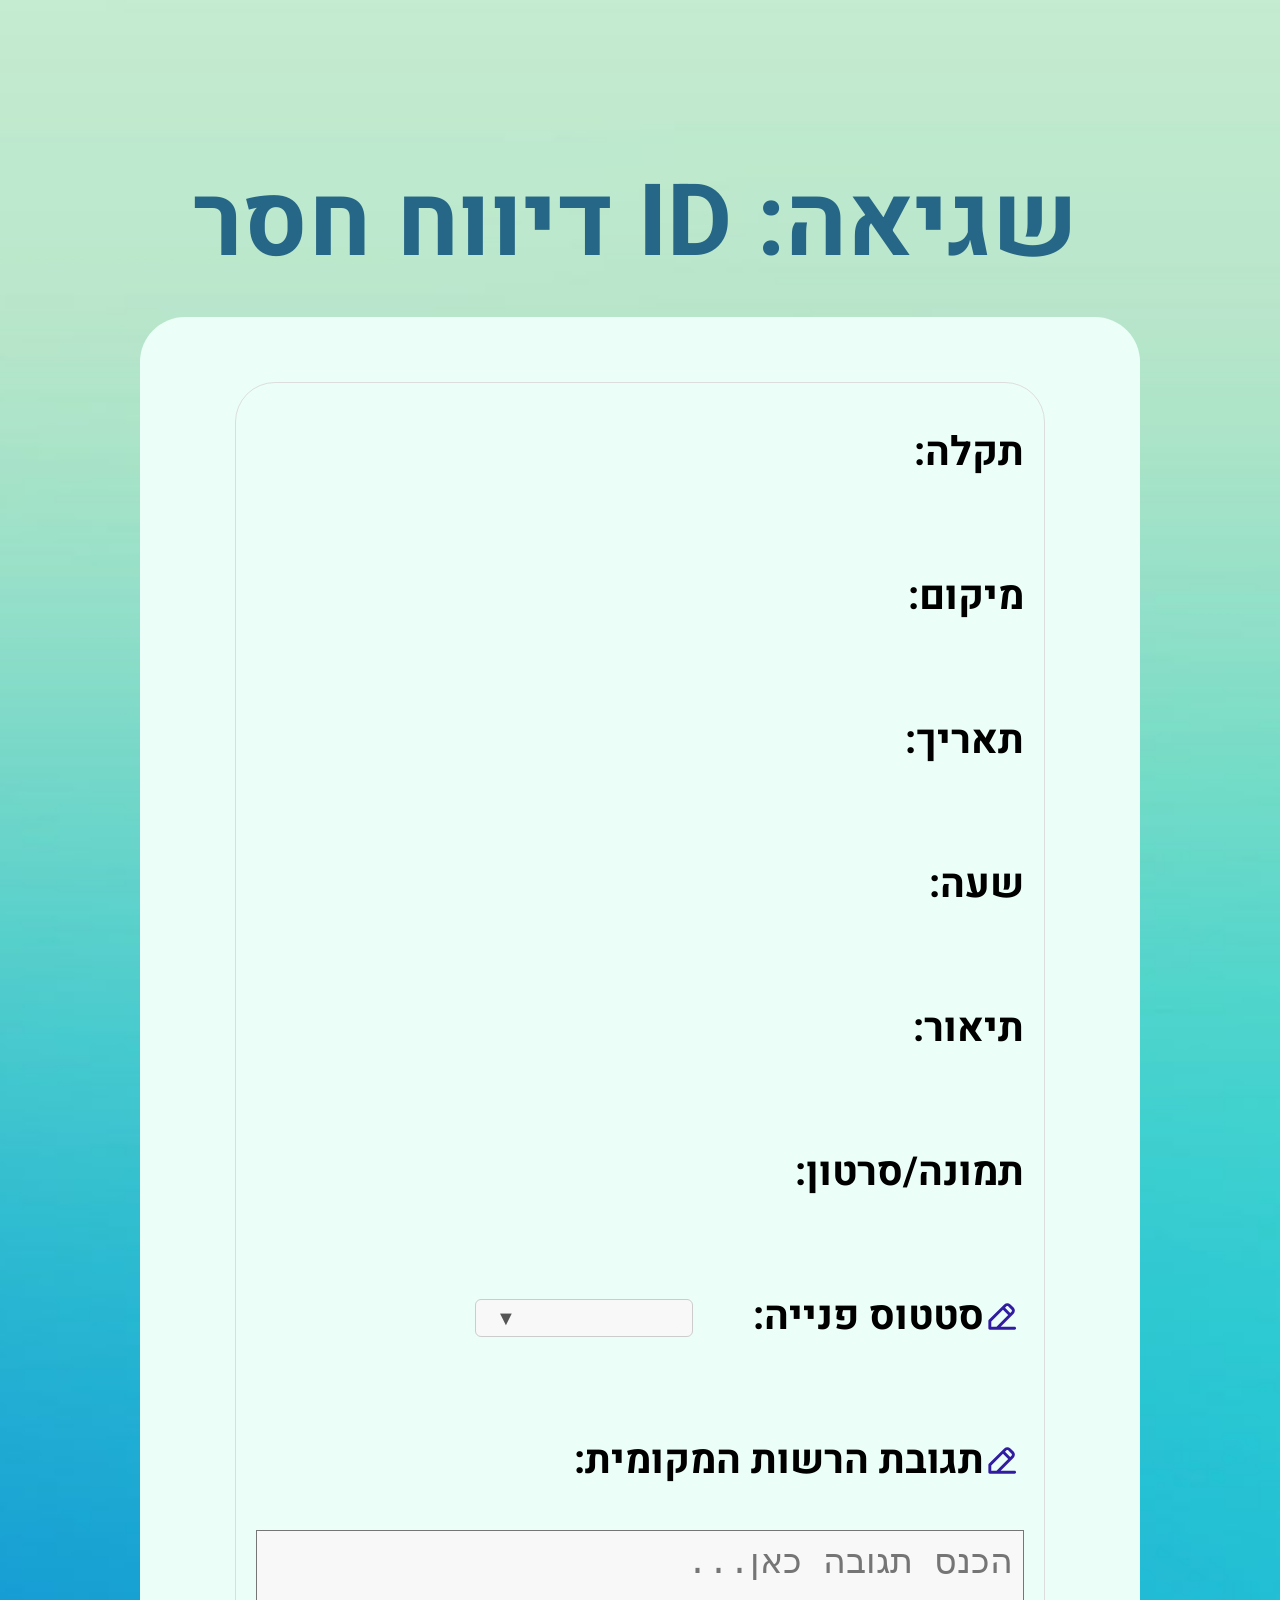
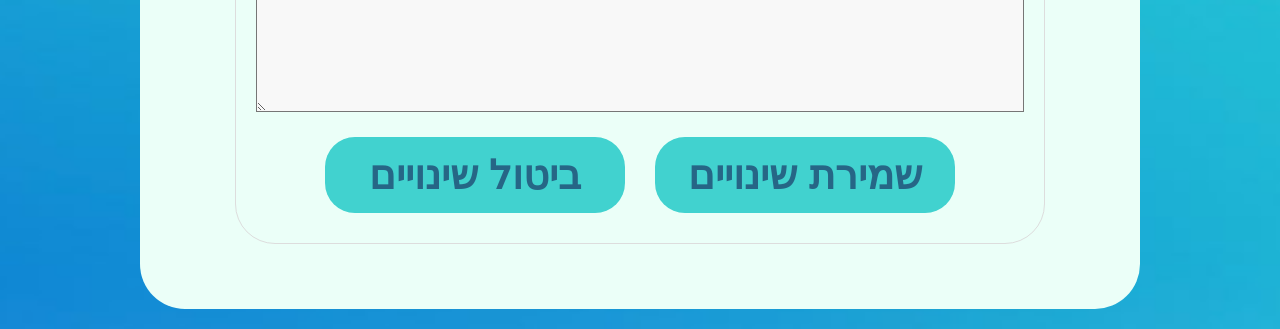
<file: html/reportChangePage.html>
<!DOCTYPE html>
<html lang="he" dir="rtl">
<head>
  <meta charset="UTF-8">
  <meta name="viewport" content="width=device-width, initial-scale=1.0">
  <title>דיווח בטוח</title>
  <link rel="preconnect" href="https://fonts.googleapis.com">
  <link rel="preconnect" href="https://fonts.gstatic.com" crossorigin>
  <link href="https://fonts.googleapis.com/css2?family=Heebo:wght@400;700&display=swap" rel="stylesheet">
  <link rel="stylesheet" href="../styles/style.css">
  <link rel="stylesheet" href="../styles/reportViewPage.css">
  <link rel="stylesheet" href="../styles/myReportPage.css">
  <link rel="stylesheet" href="../styles/reportRecivedPage.css">
  <link rel="icon" href="/images/favicon.png" type="image/x-icon">
</head>
<body class="Wrapper">
  <header class="reports-title">
    <h1>דיווח  #<span id="reportNumberDisplay"></span></h1>
  </header>
  <section class="reports-filters-container">
    <section class="gray-frame">
      <main>
        <section class="detail-item">
          <h3>תקלה:</h3>
          <span id="displayFaultType"></span>
        </section>
        <section class="detail-item">
          <h3>מיקום:</h3>
          <span id="displayLocation"></span>
        </section>
        <section class="detail-item">
          <h3>תאריך:</h3>
          <span id="displayDate"></span>
        </section>
        <section class="detail-item">
          <h3>שעה:</h3>
          <span id="displayTime"></span>
        </section>
        <section class="detail-item">
          <h3>תיאור:</h3>
          <span id="displayDescription"></span>
        </section>
        <section class="detail-item">
          <h3>תמונה/סרטון:</h3>
          <div id="mediaContainer"></div>
        </section>
        <section class="detail-item">
          <img class="edit-icon" src="../images/Edit_icon.svg" alt="">
          <h3>סטטוס פנייה:</h3>
          <div id="editStatus" class="custom-select" tabindex="0" aria-haspopup="listbox" aria-expanded="false" role="combobox">
            <div class="selected"></div>
            <ul class="options" role="listbox" aria-label="בחר סטטוס פנייה"></ul>
          </div>
        </section>
        <section class="detail-item">
          <img class="edit-icon" src="../images/Edit_icon.svg" alt="">
          <h3>תגובת הרשות המקומית:</h3>
          <textarea id="editMunicipalityResponse" rows="4" placeholder="הכנס תגובה כאן..."></textarea>
        </section>
      </main>
      <footer class="footer-employee">
        <button id="saveChangesButton">שמירת שינויים</button>
        <button id="cancelChangesButton">ביטול שינויים</button>
      </footer>
    </section>
  </section>
  <script src="../js/reportChangePage.js"></script>
</body>
</html>
</file>
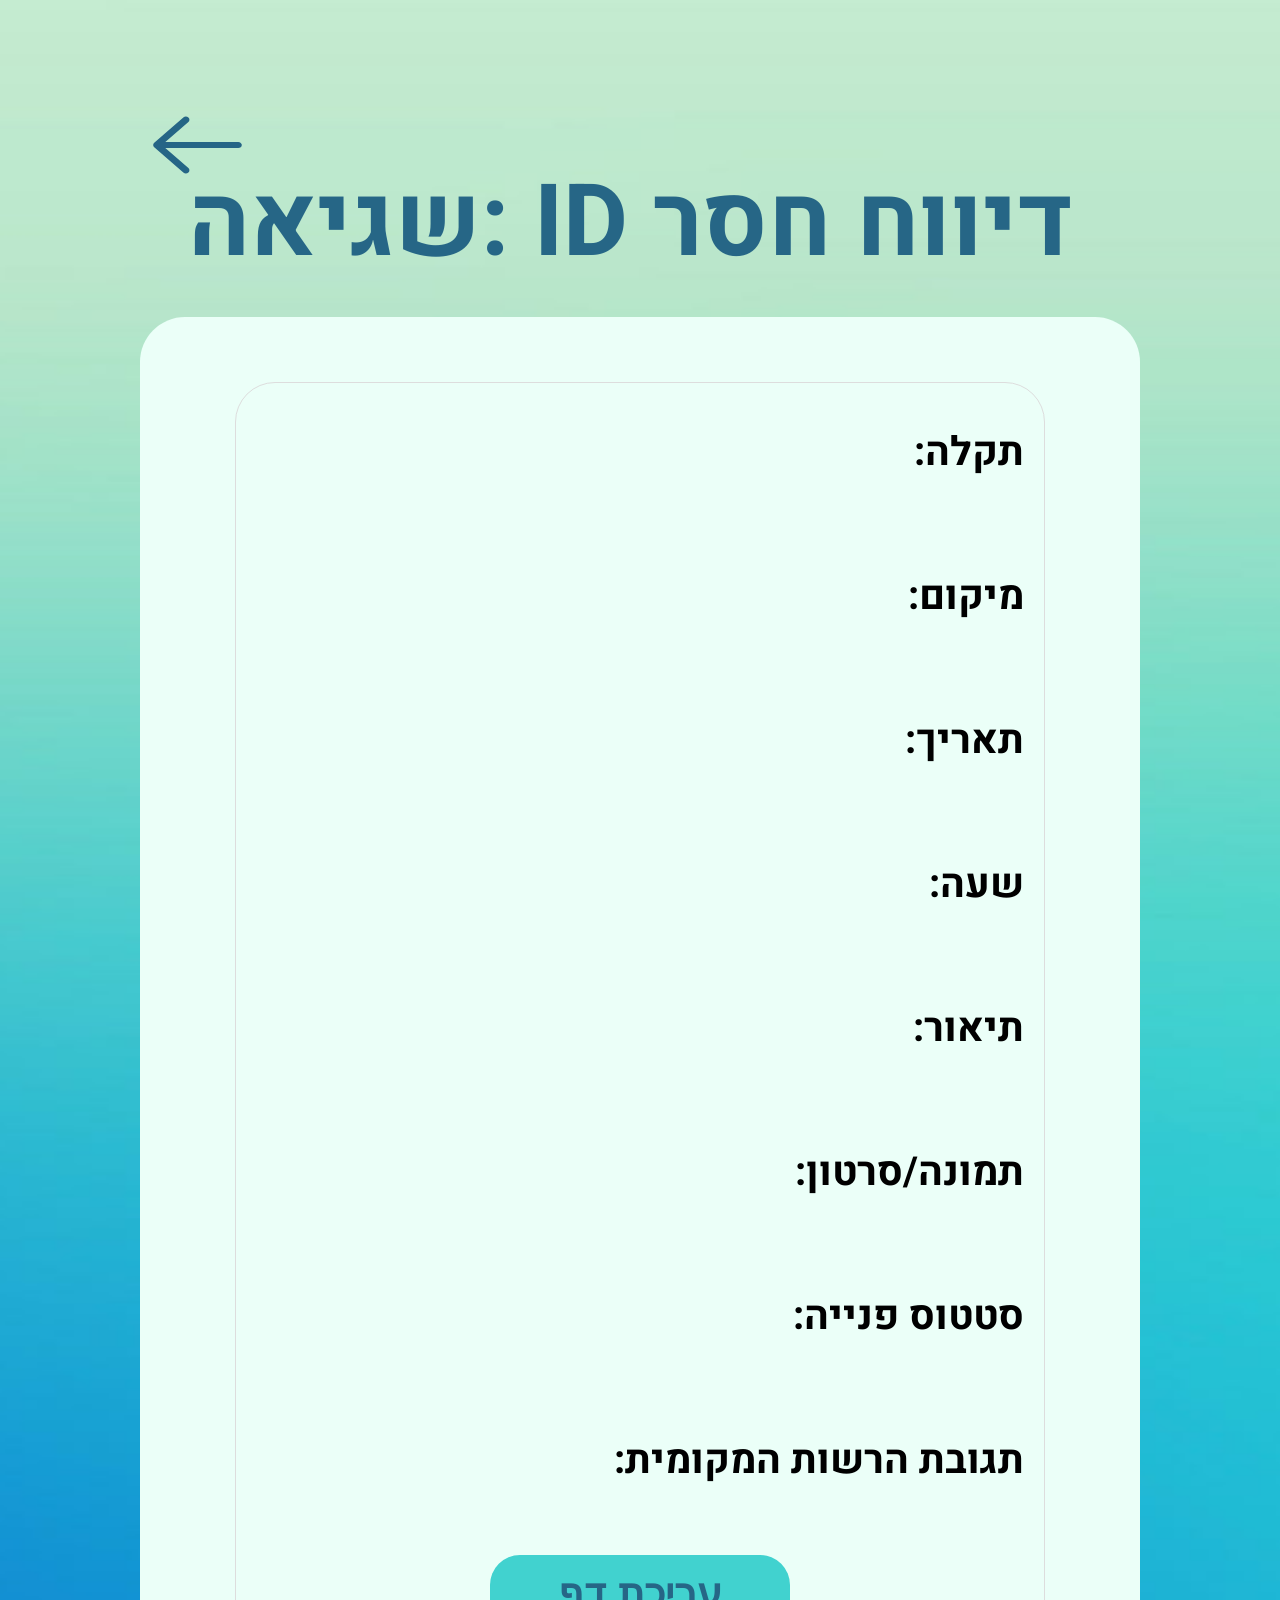
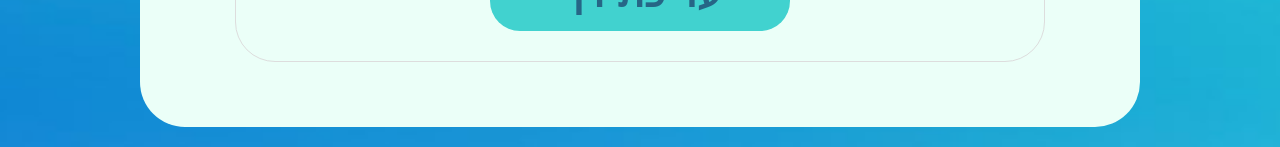
<file: html/reportEditPage.html>
<!DOCTYPE html>
<html lang="he" dir="rtl">
<head>
    <meta charset="UTF-8" />
    <meta name="viewport" content="width=device-width, initial-scale=1" />
    <title>דיווח בטוח</title>
    <link rel="preconnect" href="https://fonts.googleapis.com" />
    <link rel="preconnect" href="https://fonts.gstatic.com" crossorigin />
    <link href="https://fonts.googleapis.com/css2?family=Heebo:wght@400;700&display=swap" rel="stylesheet" />
    <link rel="stylesheet" href="../styles/style.css" />
    <link rel="stylesheet" href="../styles/reportViewPage.css" />
    <link rel="stylesheet" href="../styles/myReportPage.css" />
    <link rel="stylesheet" href="../styles/reportRecivedPage.css">
    <link rel="icon" href="/images/favicon.png" type="image/x-icon">
</head>
<body class="Wrapper">
    <header class="reports-title">
        <a href="#"><img class="back-arrow" src="../images/arrow_left.svg" alt="חזור" /></a>
        <h2><span id="reportNumberDisplay"></span>#  דיווח</h2>
    </header>
    <section class="reports-filters-container">
        <section class="gray-frame">
            <main>
                <section class="detail-item">
                    <h3>תקלה:</h3>
                    <span id="displayFaultType"></span>
                </section>    
                <section class="detail-item">
                    <h3>מיקום:</h3>
                    <span id="displayLocation"></span>
                </section>
                <section class="detail-item">
                    <h3>תאריך:</h3>
                    <span id="displayDate"></span>
                </section>
                <section class="detail-item">
                    <h3>שעה:</h3>
                    <span id="displayTime"></span>
                </section>
                <section class="detail-item">
                    <h3>תיאור:</h3>
                    <span id="displayDescription"></span>
                </section>
                <section class="detail-item">
                    <h3>תמונה/סרטון:</h3>
                    <div id="mediaContainer"></div>
                </section>
                <section class="detail-item">
                    <h3>סטטוס פנייה:</h3>
                    <span id="displayStatus"></span>
                </section>
                <section class="detail-item">
                    <h3>תגובת הרשות המקומית:</h3>
                    <span id="displayMunicipalityResponse"></span>
                </section>  
            </main> 
            <footer class="footer-employee">
                <button>עריכת דף</button>
            </footer> 
        </section>
    </section>         
    <script src="../js/reportEditPage.js"></script>
</body>
</html>
</file>
<file: styles/style.css>
body{
  margin: 0;
  padding: 0;
  background-image: url("../images/Background_image.png");
  background-repeat: no-repeat;  
  background-size: 100% 100%;
  min-height: 100vh;
  font-family: 'Heebo', sans-serif; 
}  
.Wrapper{
  max-width: 1000px;
  width: 100%;
  margin: 0 auto;
}
#map{
    height: calc(90vh - 300px);
    width: 100%;                            
}
.custom-select.open {
    border-bottom: none; 
    border-radius: 8px 8px 0 0; 
}
.custom-select {
    font-size: 40px;
    position: relative;
    background-color: #f8f8f8;
    cursor: pointer;
    direction: rtl;
    margin-inline-start: 50px; 
    width: calc(100% - 50px); 
    border-bottom: none; 
    border-radius: 8px 8px 0 0;
    margin-top: 2px;
    margin-bottom: 0px;
    margin-left: 2px;
    padding-bottom: 0px;
}
.custom-select .options {
    position: absolute;
    top: 100%;
    left: 3px; 
    width: 100%;
    max-height: 300px;
    overflow-y: auto;
    background-color: #fff;
    border: 1px solid #fff;
    border-radius: 8px;
    z-index: 10;
    display: none;
    box-shadow: 0 2px 8px rgba(0,0,0,0.1);
    margin-top: 2px;
    padding-top: 0px;
}
.custom-select .options li {
    width: 100%;
    box-sizing: border-box;
    padding: 12px 16px;
    margin: 0;
    background-color: #f8f8f8;
    font-size: 40px;
    cursor: pointer;
}
.custom-select .options {
    background-color: #f8f8f8;
}
.custom-select .selected {
  padding: 10px 14px;
  border-radius: 8px;
  background-color: #f8f8f8;
  position: relative;
}
.custom-select .selected::after {
  content: '▼';
  position: absolute;
  left: 12px;
  top: 50%;
  transform: translateY(-50%);
  font-size: 20px;
  color: #555;
  pointer-events: none;
}
.custom-select.open .selected::after {
  content: '▲';
  font-size: 20px;
}
.custom-select.open .options {
  display: block;
}
.custom-select .options li {
  padding: 10px 14px;
  cursor: pointer;
  transition: background-color 0.2s ease;
  list-style: none;
}
.custom-select .options li:hover {
  background-color: #eee;
}
.custom-select .options li.selected {
  background-color: #dceaff;
  font-weight: bold;
}
</file>
<file: styles/index.css>
.none-header{
  margin: 0;
  padding: 0;
}
.logo{
  margin-top: 150px;
  margin-bottom: 90px;
  margin-left: 20px;
  padding: 0;
  width: 1000px; 
  height: 400px;
  background-image: url("../images/Backgroung_logo.png");
  background-size: 100% auto;  
  background-repeat: no-repeat;
  background-position: center;
}
.index-page-text h1{
  margin: 0;
  padding: 0;
  color: black;
  font-size: 80px;
  text-align: right;
  direction: rtl;
}
.index-page-text h2{
  font-size: 80px;
  margin: 0;
  padding: 0;
  color: #256586;
  text-align: right;
  direction: rtl;
  font-weight: normal;
  margin-right: 5px;
}
.index-page-text{
  margin-bottom: 100px;
}
.userBlock{
  padding: 0;
  margin-left: 25px;
  margin-top: 20px;
  margin-bottom: 30px;
  width: 975px;
  height: 150px;
  background-color:#FFFFFF ;
  display: flex;
  align-items: center; 
  text-align: right;   
  direction: rtl; 
  cursor: pointer;
  box-shadow: 0 8px 8px rgba(0, 0, 0, 0.4);
}
.userBlock img{
  margin-right :20px;
  margin-left: 30px;
  width: 80px;
}
.userBlock h3{
  margin-right: 20px;
  font-size: 80px;
  font-weight: normal;
}
.selection{
  margin-top: 70px;
  display: flex;
  justify-content: center;
  margin-top: 50px;
  margin-bottom: 150px;
}
.selection button{
  width: 600px; 
  height: 130px;
  border-radius: 45px;
  font-size: 60px;
  font-weight: bold;
  background-color: #55E8D5;
  box-shadow: 0 8px 4px rgba(0, 0, 0, 0.4);
  border: none;
  cursor: pointer;
}
footer{
    margin-top: 50px;
    display: flex;
    justify-content: center;
    align-items: center;
    gap: 180px;
}
.icon{
    display: flex;
    flex-direction: column;
    align-items: center;
    text-align: center;
    cursor: pointer;
    margin-bottom: 40px;
}
.icon img{
    margin-bottom: 5px;
    width: 150px;
}
.icon h3{
    font-size: 40px;
    font-weight: bold;
    color: #0E4866;
    margin: 0;
    white-space: nowrap; /* מונע שבירת שורה בטקסט */
}
.check-icon {
  display: none !important; 
  height: 60px; 
}
.userBlock.selected .check-icon {
  display: block !important; 
  margin-right: 550px;
}
</file>
<file: styles/myReportPage.css>
.reports-title{
    display:flex;      
    direction: ltr;
    padding: 0;
    margin-top: 0px;   
    margin-bottom: 20px;
    align-items: center;
}
.reports-title h1{
    width: 600px;
    font-size: 100px; 
    color: #266686; 
    font-weight: bold;
    white-space: nowrap;
    display: flex;
    justify-content: center;
    margin: 0;
    margin-left: 195px;
    padding-top:150px;
    direction: rtl;
}
.reports-title h2{
    width: 600px;
    font-size: 100px;
    color: #266686; 
    font-weight: bold;
    white-space: nowrap;
    display: flex;
    justify-content: center;
    margin: 0;
    margin-left: 75px;
    padding-top:150px;
}
.reports-filters-container{
    background-color: #EBFFF8; 
    border-radius: 45px;
    padding: 20px 25px;
    text-align: right;
    margin-bottom: 20px;
}
.sort-by{
  margin-bottom: 20px;
}
.filters-title{
    font-size: 40px;
    font-weight: bold;
    color: #266686;
    margin-bottom: 15px;
    margin-top: 0;
}
.filter-dropdown-wrapper{
    position: relative;
    width: 100%;
    background-color: #f8f8f8; 
    border-radius: 10px; 
    box-shadow: 0 1px 3px rgba(0, 0, 0, 0.1); 
    margin-bottom: 20px;
}
.filter-dropdown-wrapper select{
  width: 98%;
  font-family: 'Heebo', sans-serif;
}    
.sort-dropdown{
    width: 100%;
    padding: 12px 20px; 
    font-size: 40px;  
    color: #333;
    border: none; 
    cursor: pointer;
    text-align: right; 
    direction: rtl; 
}
.dropdown-arrow-icon{
    position: absolute;
    top: 50%;
    left: 15px;
    transform: translateY(-50%);
    height: 20px;
    pointer-events: none;
}
.sort-dropdown option{
    background-color: #FFFFFF; 
    color: #333;
    padding: 10px 20px;
    font-size: 22px;
}
.gray-frame{
    border: 1px solid #ddd;
    margin-left: 70px;
    margin-right: 70px;
    margin-bottom: 45px;
    margin-top: 45px;
    border-radius: 40px;
}
.back-arrow{
    height: 100px;
    cursor: pointer;
}
.app-container{
    background-color: #EBFFF8;
    border-radius: 50px; 
    padding: 20px;
    margin-bottom: 40px; 
}
.reports-list-container{
    padding: 0 25px;
    background-color: #EBFFF8;
    border-radius: 45px;
}
.report-card{
    border-radius: 15px;
    padding: 15px;
    margin-bottom: 20px;
    display: flex;
    align-items: flex-start;
    border: 1px solid #ddd;
    text-align: right;
    direction: rtl;
    cursor: pointer;
}
.report-image-wrapper{
    display: flex; 
    justify-content: center;
    align-items: center;
    flex-shrink: 0;
    width: 180px;
    height: 180px;
    border-radius: 10px;
    overflow: hidden;
    margin-right: auto;
    text-align: right;
    margin-left: 150px;
    margin-top: auto;
    margin-bottom: auto;
}   
.report-thumbnail{
    width: 100%;
    height: auto;
    object-fit: cover;
}
.report-type{
    font-size: 40px;
    font-weight: bold;
    color: #000;
    margin-top: 0;
}
.report-location,
.report-date{
    font-size: 40px;
    color: #000;
}
.report-status{
    font-size: 40px;
    font-weight: bold;
}
.status-paid{
    color: #388E3C !important;
}
.status-rejected{
    color: #D32F2F !important;
}
.status-in-progress{
    color: #2e23c2 !important;
}
.sort-dropdown{
    -webkit-appearance: none;
    -moz-appearance: none;
    appearance: none;
    background-image: url('data:image/svg+xml;charset=UTF-8,%3Csvg%20xmlns%3D%22http%3A%2F%2Fwww.w3.org%2F2000%2Fsvg%22%20viewBox%3D%220%200%2020%2020%22%20fill%3D%22%23333%22%3E%3Cpath%20d%3D%22M5.293%207.293a1%201%200%20011.414%200L10%2010.586l3.293-3.293a1%201%200%20111.414%201.414l-4%204a1%201%200%2001-1.414%200l-4-4a1%201%200%20010-1.414z%22%2F%3E%3C%2Fsvg%3E');
    background-repeat: no-repeat;
    background-position: left 20px center; 
    background-size: 24px; 
}
.no-reports-message{
    text-align: center;
    color: #666;
    font-size: 24px;
    margin-top: 50px;
}
#displayMedia img{
    width: 200px; 
}
.delete-report-button{
    background: none; 
    border: none;    
    padding: 0;      
    cursor: pointer; 
    display: flex; 
    justify-content: center;
    align-items: center;
    margin-top: auto;
}
.delete-report-button :hover{
    transform: scale(1.1);            
}
.delete-report-button .trash-icon{
    width: 60px; 
    height: auto; 
    display: block;
}
</file>
<file: styles/reportRecivedPage.css>
.page-wrapper{
    display: flex;
    flex-direction: column;
    align-items: center;
    margin-top: 10px;
}
.thank-you-header{
    display: block;
    padding: 0;
    background-image:url("../images/circle_background.png") ;
    background-size: cover;
    background-position: center;
    background-repeat: no-repeat;
    padding-top: 100px;
    padding-bottom: 30px;
}
.thank-you-header h1{
    font-size: 100px; 
    color: #3F98B8; 
    font-weight: bold;
    text-align: center;
    margin: 0;
    height: 120px;
}
.thank-you-header h2{
    margin: 0;
    font-size: 60px;
    color: #256586;
    font-weight: bold;
    text-align: center;
}
.thank-you-header p{
    margin: 0px;
    font-size: 50px;
    color: #256586;
    font-weight: bold;
    text-align: center;
    letter-spacing: 1px;
}
.report-details-container {
    background-color: #EBFFF8;
    border-radius: 45px;
    padding: 20px 40px; 
    margin-bottom: 20px;
    width: 700px;
}
.app-container h2{
    font-size: 80px;
    margin-top: 30px;
    margin-bottom: 0px; 
    font-weight: bold;
    color: #1D7B7E;
    text-align: center;
    padding-bottom: 20px; 
}
.detail-item{
    display: flex;
    align-items: center; 
    margin-bottom: 5px; 
    padding-right: 20px; 
    padding-left: 20px; 
    flex-wrap: wrap;
}
.detail-item h3{
    color: #000000;
    font-size: 40px;
    font-weight: bold;
    text-align: right;
    flex-shrink: 0;
    margin-left: 10px;
    white-space: nowrap;
    display: inline-block;
}
.detail-item span{
    color: #000000;
    flex-grow: 1;
    text-align: right;
    font-size: 40px;
    font-weight: normal;
    white-space: normal;
    overflow-wrap: break-word;
    word-break: break-word;
    display: block;
}
.edit-icon{
    height: 35px;
    margin-right: 5px;
}
.uploaded-media-preview{
    width: 200px;
    height: auto;
    max-width: 100%; 
    display: block; 
    margin: 10px auto 20px auto; 
    border-radius: 8px;
    border: 1px solid #ddd;
    object-fit: contain; 
}
.gray-frame{
    border: 1px solid #ddd;
    margin-left: 70px;
    margin-right: 70px;
    margin-bottom: 45px;
    margin-top: 45px;
    border-radius: 40px;
}
.thank-you-footer{
    display: flex;
    flex-direction: column; 
    align-items: center;   
    justify-content: center;
    gap: 30px; 
    width: 100%; 
    max-width: 1000px; 
    margin: 30px auto; 
}
.thank-you-footer button{
    background: #41D2CF;
    color: #266686;
    padding: 15px 30px;
    border: none;
    border-radius: 50px;
    font-size: 60px;
    font-weight: bold;
    cursor: pointer;
    width: 700px; 
    height: 140px;
}
.thank-you-footer button:hover{
    color: #10435c;
}
#mediaContainer img{
  width: 300px;
}
.reports-title h2{
    width: 600px;
    font-size: 100px;
    color: #266686; 
    font-weight: bold;
    white-space: nowrap;
    display: flex;
    justify-content: center;
    margin: 0;
    margin-left: 75px;
    padding-top:150px;
}
.footer-employee{
    display: flex;             
    align-items: center;       
    justify-content: center; 
    margin-bottom: 30px;
    gap: 30px;
}
.footer-employee button{
    background: #41D2CF;
    color: #266686;
    padding: 15px 30px;
    border: none;
    border-radius: 30px;
    font-size: 40px;
    font-weight: bold;
    cursor: pointer;
    margin-top: 20px;
    width: 300px;
}
.footer-employee button:hover{
  color: #10435c;
}
.detail-item textarea {
    background-color: #f8f8f8;
}
.custom-select {
  position: relative;
  width: 100%;
  max-width: 200px;
  font-size: 16px;
  border: 1px solid #ccc;
  border-radius: 6px;
  cursor: pointer;
  user-select: none;
}
.custom-select .options{
  padding: 0px;
}
</file>
<file: styles/loginPage.css>
.space{
  margin-top: 150px;
}
.login-form{
    display: flex;
    flex-direction: column; 
    align-items: center;
    margin-top: 100px;
}
.logo-login{
  margin-bottom: 90px;
  margin-left: 20px;
  padding: 0;
  width: 1000px; 
  height: 400px;
  background-image: url("../images/Backgroung_logo.png");
  background-size: 100% auto;  
  background-repeat: no-repeat;
  background-position: center;
}
.button{
    margin-top: 44px;
}
.back-arrow{
    height: 100px;
    cursor: pointer;
}
.input-with-icon{
  position: relative;
  width: 100%;
  direction: rtl; 
  margin-bottom: 30px;
  margin-right: 20px;
}
.input-with-icon input{
  border: 1px solid #ccc;
  font-size: 50px;
  border-radius: 90px;
  padding: 0;
  margin-left: 25px;
  margin-top: 20px;
  width: 915px; 
  height: 130px;
  text-align: right;   
  direction: rtl; 
  padding-right: 60px;
  font-size: 70px;
}
.input-with-icon input::placeholder {
  color: #000;
}
.input-icon{
  position: absolute;
  top: 60%;
  margin-right: 870px;
  transform: translateY(-50%);
  width: 60px;
  height: 60px;
  pointer-events: none; 
  opacity: 0.6;
}
.helpers-block{
  margin-bottom: 170px;
}
.helper{
    display: flex;
    align-items: center;
    gap: 5px;
    margin-top: 10px;
    direction: rtl;
    margin-bottom: 5px;
    margin-right: 30px;
}
.helper h2{
    margin: 0;
    padding: 0;
    font-size: 50px;
    color: #256586;
    margin-right: 20px;
    margin-left: 10px;
}
.helper a{
    color: #076FCA;
    text-decoration: none;
    font-size: 40px;
    cursor: pointer;
    font-weight: bold;
}
.helper a:hover{
    color: #065da8;
}
.first-login-form h2{
   font-size: 80px; 
   margin-left: 219px;
}
.employee-code-section.hidden {
    display: none;
}
.password-section {
  position: relative;
}
.toggle-visibility {
  position: absolute;
  top: 60%;
  margin-right: 870px;
  transform: translateY(-50%);
  width: 60px;
 height: 60px;
   opacity: 0.6;
  cursor: pointer;
}
</file>
<file: styles/homePage.css>
Header{
  display: flex;
  margin-left: 10px;
  padding-top: 100px;
  align-items: center;
}
.profile-link{
  text-decoration: none;
  display: flex;
  align-items: center;
  color: #308075;
  margin-left: 430px;
}
.profile-link img{
  width: 260px;
}
.profile-link p{
  text-align: right;
  font-size: 40px;
  font-weight:bold ;
}
.language-link{
  display: flex;
  flex-direction: column; 
  align-items: center;       
  text-decoration: none;
}
.language-link img{
  width: 110px;
}
.language-link p{
  margin: 0;
  padding: 0;
  color: #308075;
  font-size: 30px;
  font-weight: bold;
}
.image-with-background{
  position: relative;
  display: flex;
  justify-content: center; 
}
.logo-back-elipse{
  width: 1000px;
  height: 550px;
  display: block;
}
.front-logo{
  position: absolute;
  top: 80px;
  left: 100px;
  width: 800px;
  height: 370px;
}
.button-background{
  width: 1000px;
  height: 500px;
  display: block;
}
.button-on-background{
  position: absolute;
  top: 50%;           
  left: 50%;          
  transform: translate(-50%, -50%); 
  width: 750px;
  height: 300px;
  background-color: #3EC5DA;
  color: white;
  border: none;
  border-radius: 50%;
  cursor: pointer;
  box-shadow: 0 8px 6px rgba(0, 0, 0, 0.3);
  font-size: 70px;
  font-weight: bold;
  -webkit-text-stroke: 1px #3F98B8;
}
.icons-container{
  display: flex;
  flex-wrap: wrap; 
  row-gap: 0px;   
  column-gap: 50px;
  justify-content: center;
  width: 1000px;
  height: 560px;
}
.icon-with-background{
  position: relative;
  display: flex;
  justify-content: center; 
  width: 300px;
  height: 270px;
}
.icon-background{
  width: 300px;
  height: 270px;
  display: block;
  opacity: 0.3; 
}
.icon-on-background{
  position: absolute;
  top: 10px;          
  left: -5px;        
  width: 300px;
  height: 250px;
}
.icon-on-background img{
  width: 300px;
  height: 270px;
}
</file>
<file: styles/reportViewPage.css>
.reports-filter-buttons-container{
    display: flex; 
    padding: 10px 25px; 
    border-radius: 20px; 
    margin: 40px 25px 20px 25px; 
    direction: rtl; 
    gap: 10px;
}
.filter-button{
    flex-grow: 1; 
    flex-basis: 0; 
    padding: 12px 15px; 
    margin: 0 5px; 
    background-color: transparent; 
    border: none; 
    border-radius: 10px; 
    font-size: 45px; 
    font-weight: bold;
    color: #3F98B8; 
    cursor: pointer;  
    background-color: #EBFFF8;
}
.filter-button.active{
    color: #256586; 
}
.filter-button:hover{
    transform: scale(1.1);           
    box-shadow: 0 4px 12px rgba(0, 0, 0, 0.3);
}
.report-summary-card{
    display: flex; 
    justify-content: space-between; 
    background-color: #EBF7FB; 
    border-radius: 10px; 
    padding: 15px 20px; 
    margin-bottom: 25px;
}
.report-info{
    display: flex;
    padding: 0px;
    font-size: 40px;
}
.report-id-type{
    font-weight: bold; 
    color: #000000; 
    white-space: nowrap; 
    font-family: 'Heebo', sans-serif;
    margin: 0px;
    padding: 0px;
}
.report-id-word{
    font-weight: bold; 
    color: #000000; 
    white-space: nowrap; 
    font-family: 'Heebo', sans-serif;
    margin: 0px;
    padding: 0px;
}
.view-details-link{
    font-size: 40px;
    color: #076FCA; 
    text-decoration: none;
    font-weight: normal;
    white-space: nowrap; 
}
.view-details-link:hover{
  font-weight: bold;
}
.detail-item span.status-paid{
    color: #388E3C;
}
.detail-item span.status-rejected{
    color: #D32F2F;
}
.detail-item span.status-in-progress{
    color: #2e23c2;
}
#editStatus{
  font-size: 35px;
  padding: 8px;     
}
#mediaContainer img{
  width: 300px;
}
.detail-item textarea{
  font-size: 35px;
  padding: 10px; 
  width: 100%;
  box-sizing: border-box; 
  resize: vertical; 
}
</file>
